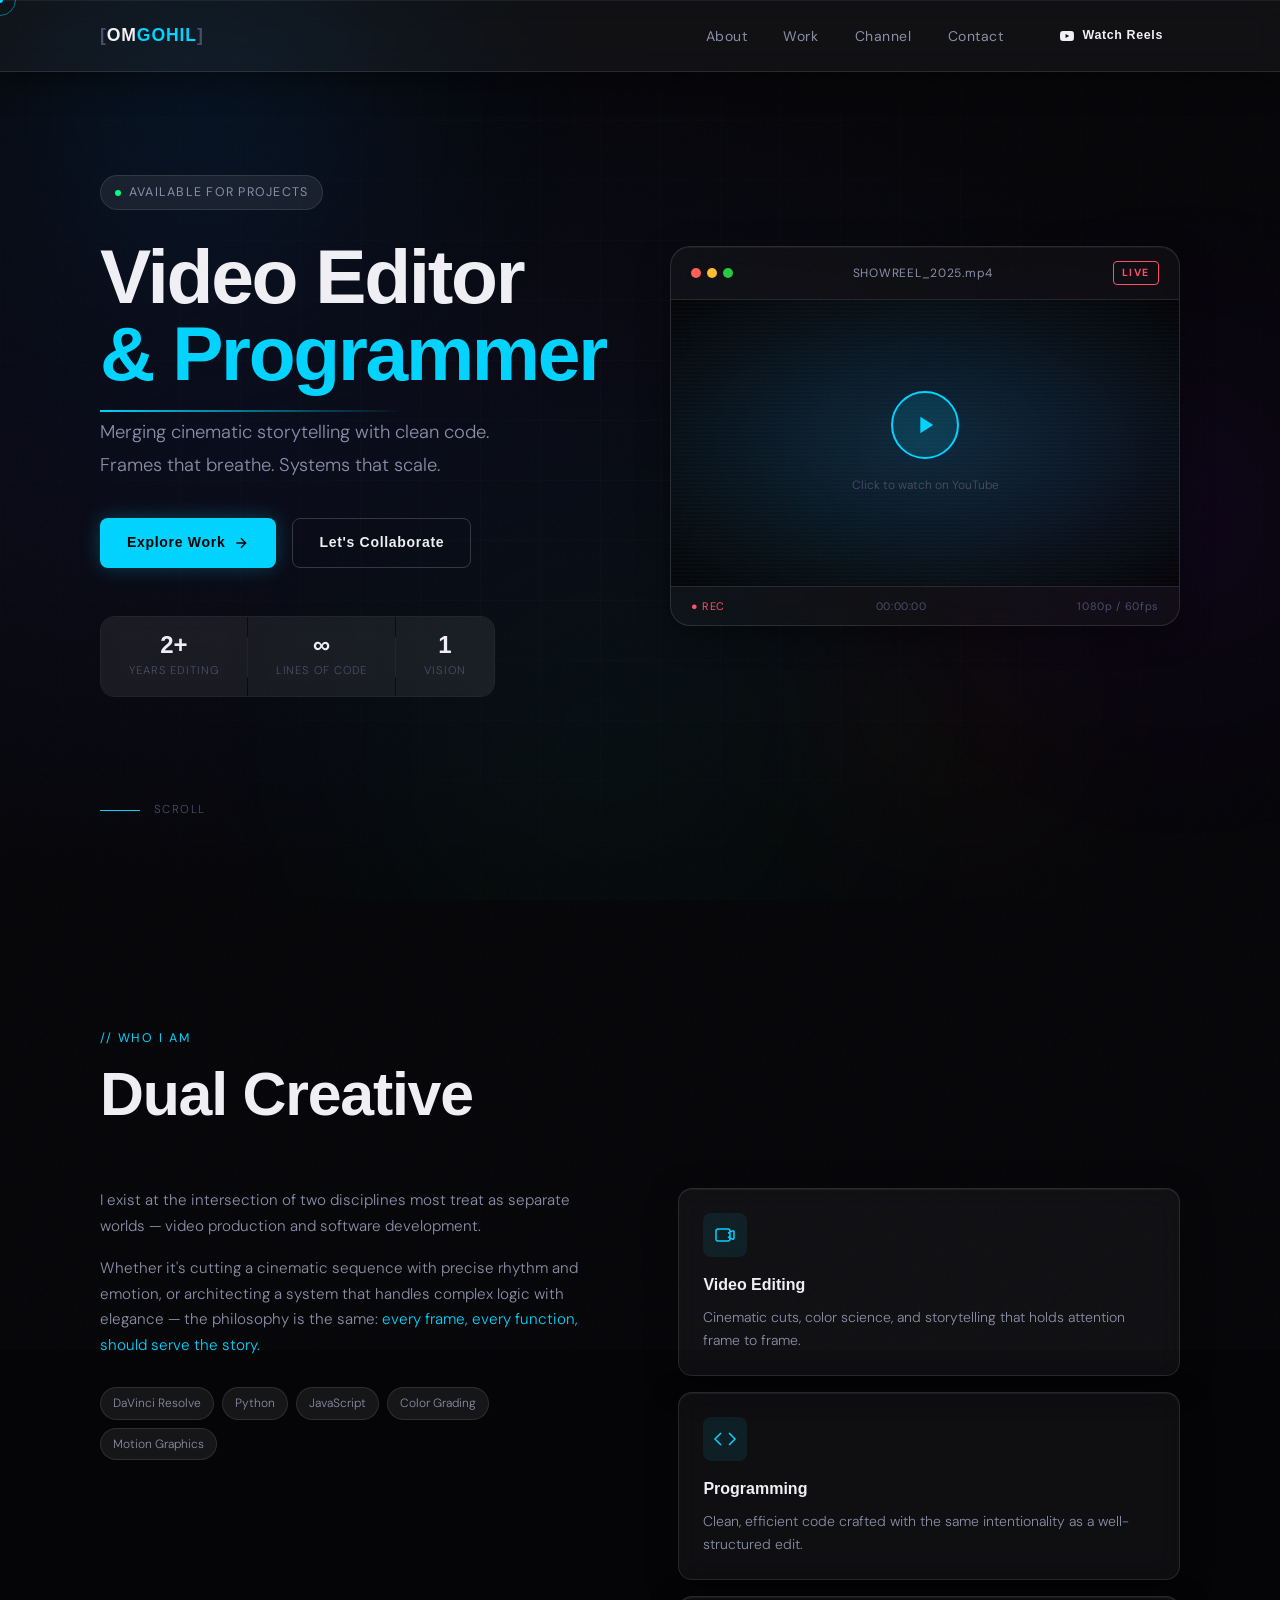
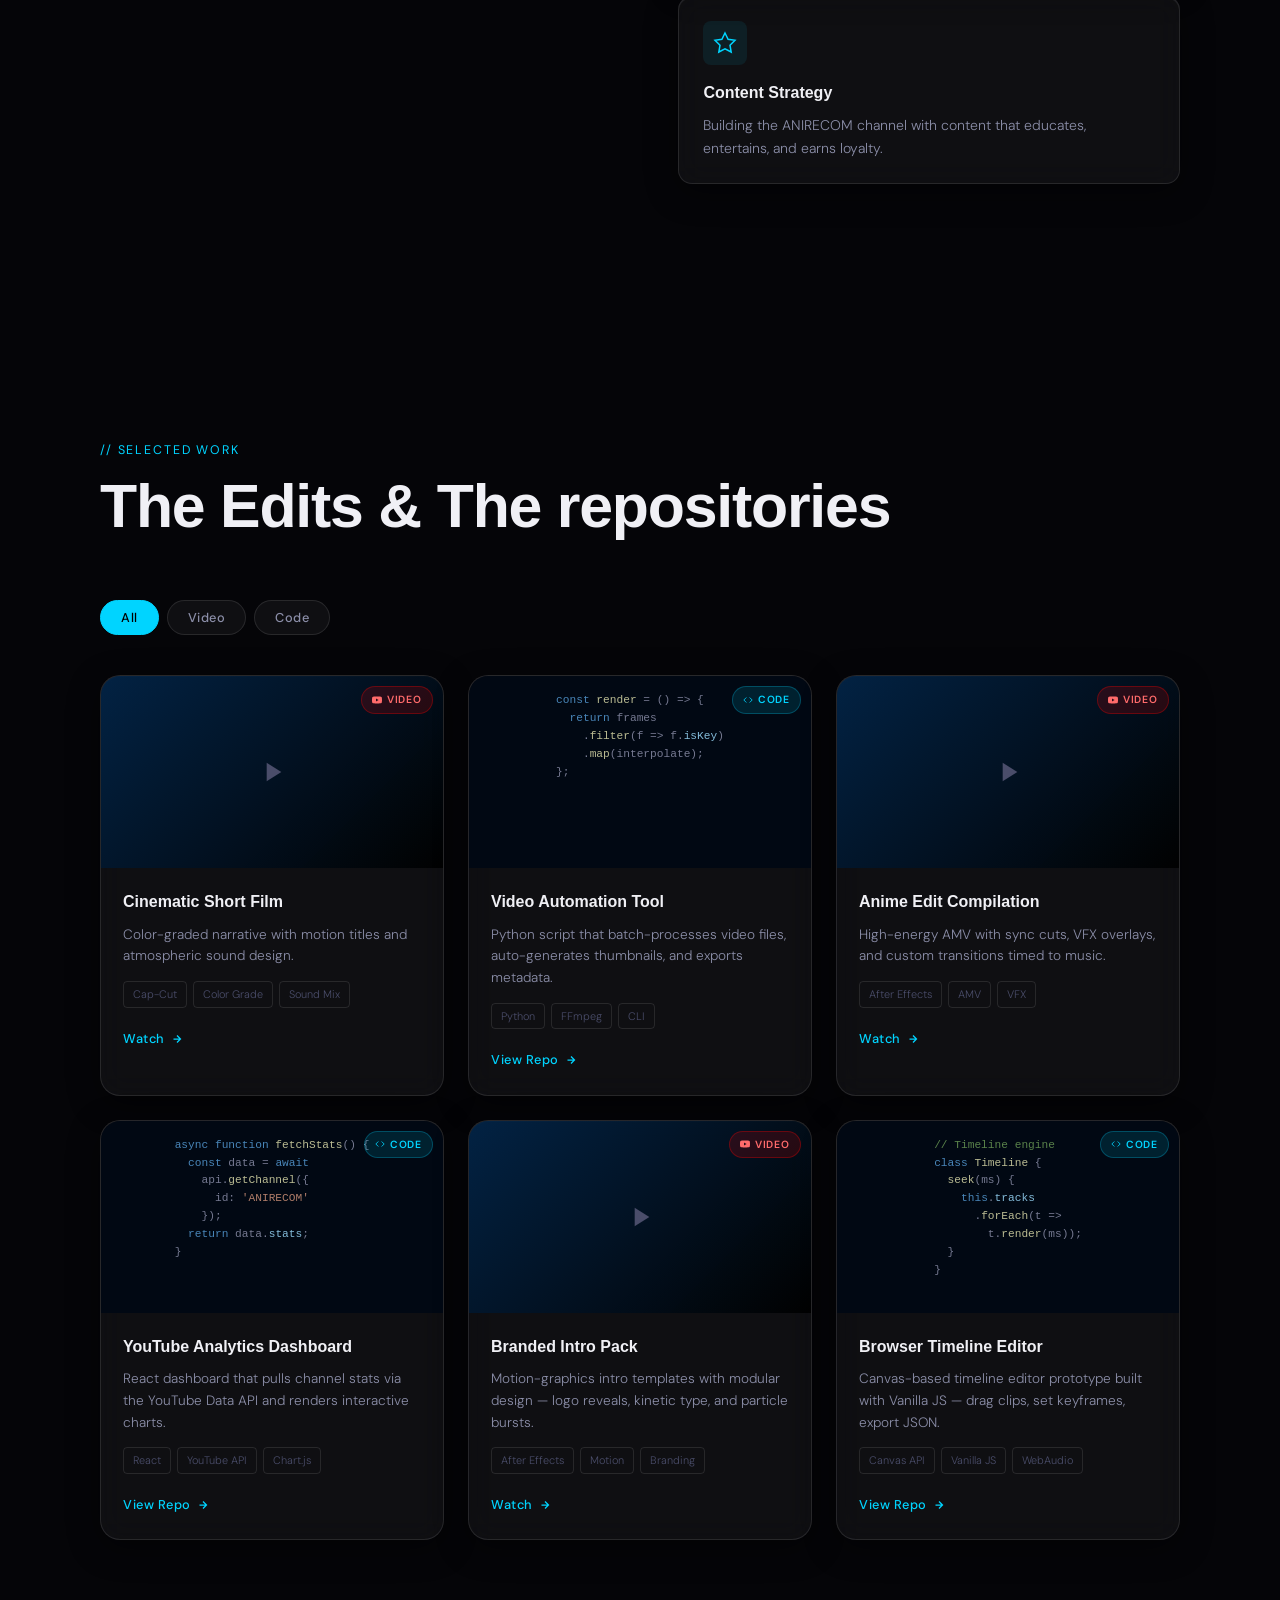
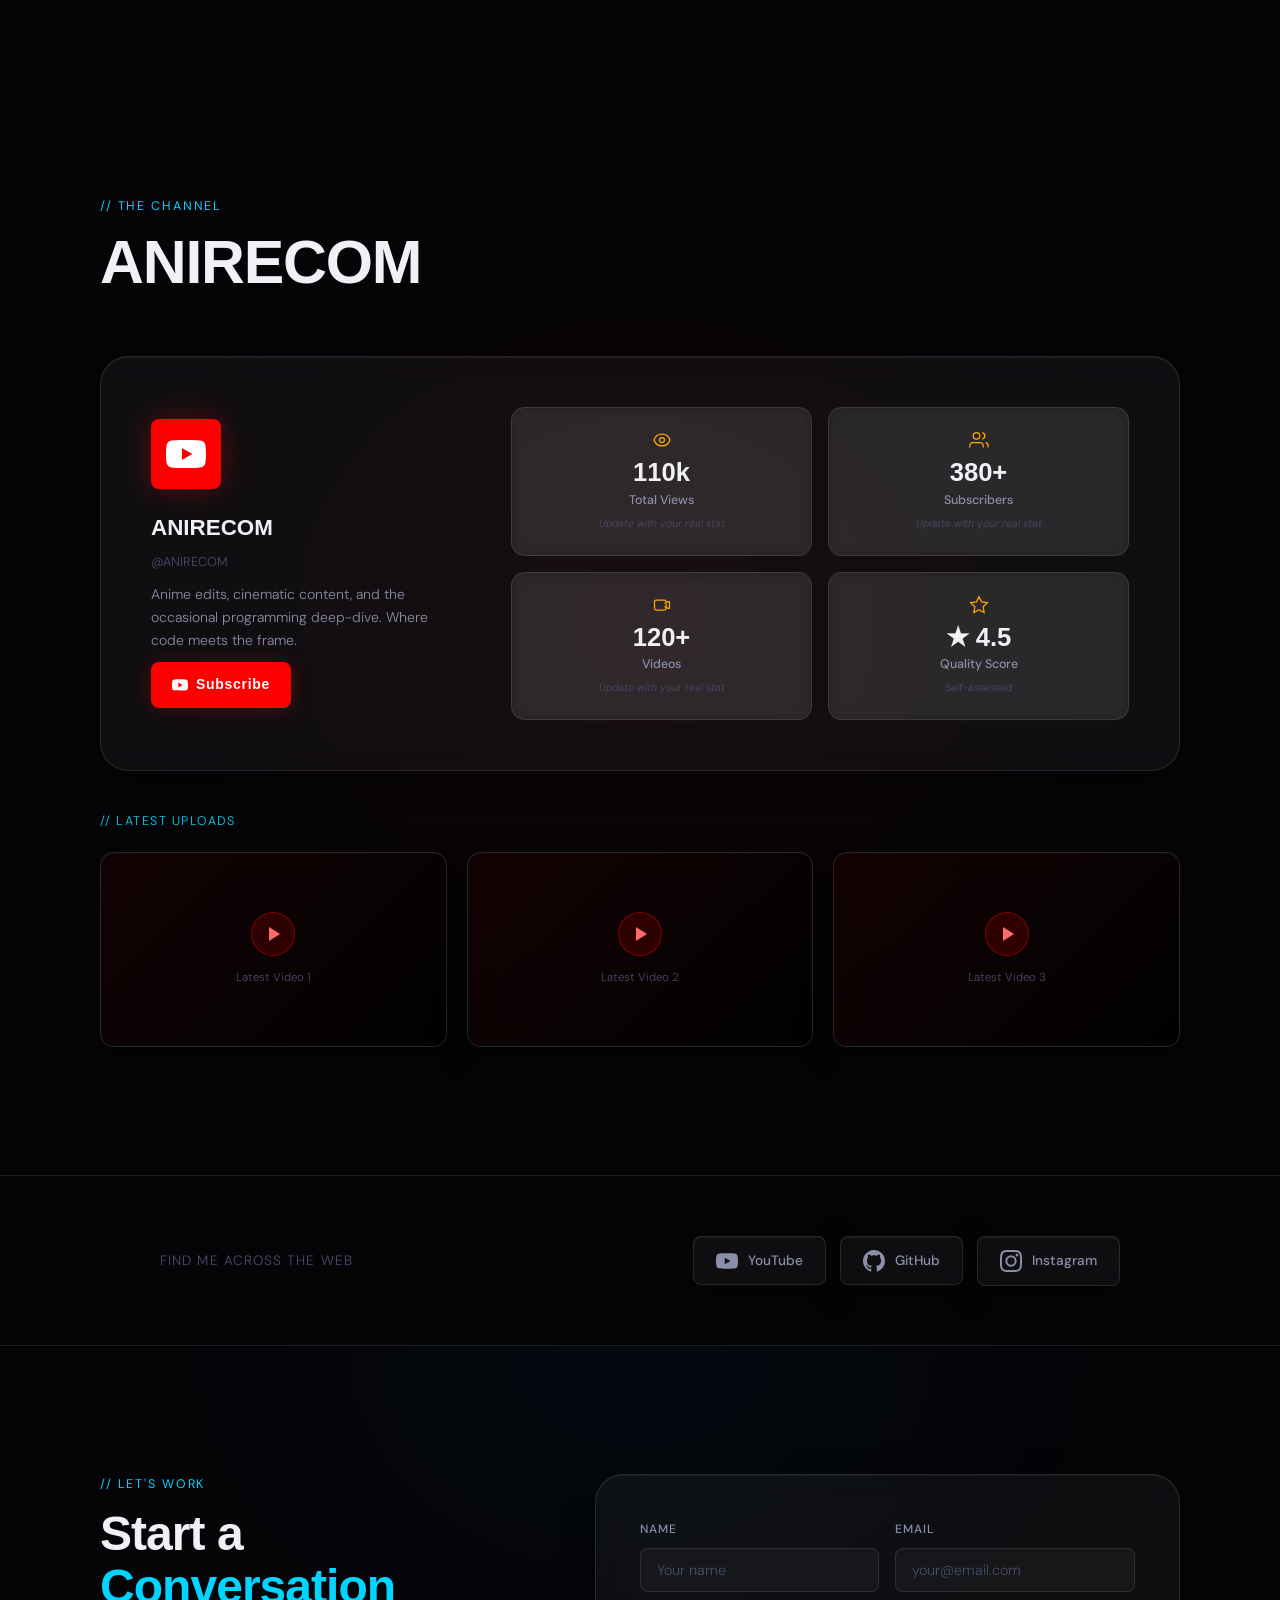
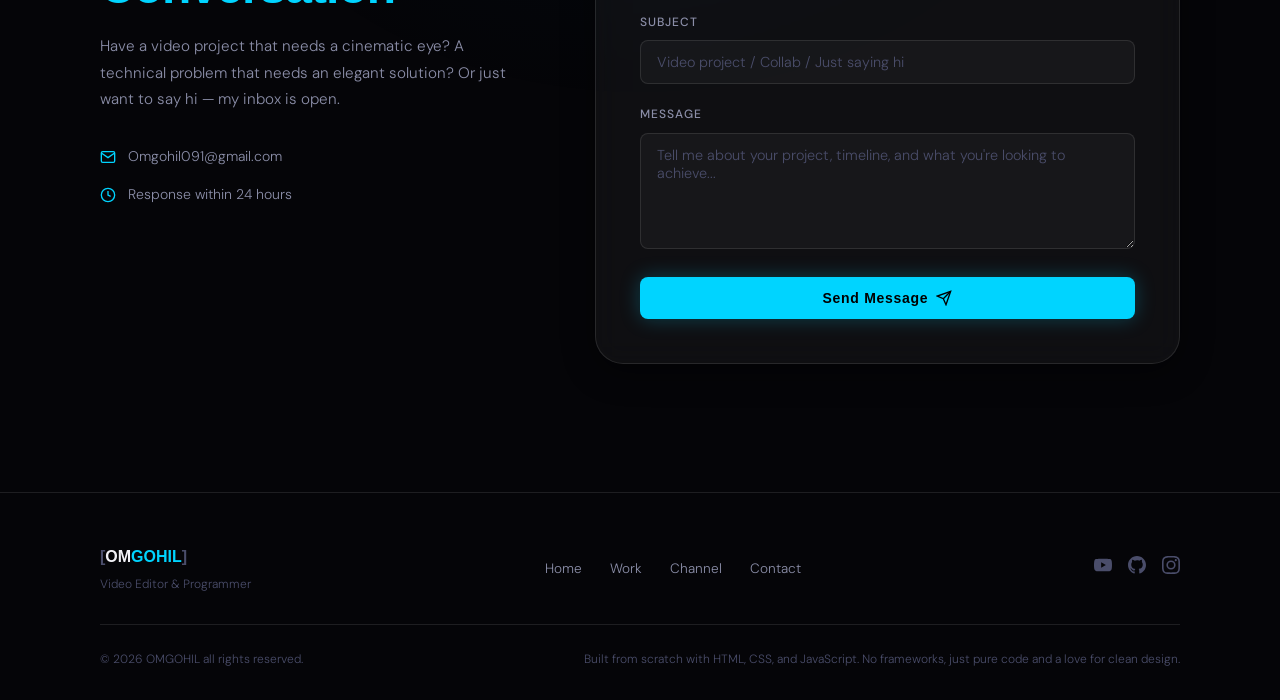
<file: Omgohil portfoliyo/index.html>
<!DOCTYPE html>
<html lang="en">
<head>
  <meta charset="UTF-8" />
  <meta name="viewport" content="width=device-width, initial-scale=1.0" />
  <title>OMGOHIL — Video Editor & Programmer</title>
  <link rel="stylesheet" href="style.css" />
  <link rel="preconnect" href="https://fonts.googleapis.com" />
  <link rel="preconnect" href="https://fonts.gstatic.com" crossorigin />
  <link href="https://fonts.googleapis.com/css2?family=Syne:wght@400;600;700;800&family=DM+Sans:ital,opsz,wght@0,9..40,300;0,9..40,400;0,9..40,500;1,9..40,300&display=swap" rel="stylesheet" />
</head>
<body>

  <!-- Film Grain Overlay -->
  <div class="grain-overlay" aria-hidden="true"></div>

  <!-- Animated Background -->
  <div class="bg-canvas" aria-hidden="true">
    <div class="orb orb-1"></div>
    <div class="orb orb-2"></div>
    <div class="orb orb-3"></div>
    <div class="orb orb-4"></div>
    <div class="grid-lines"></div>
  </div>

  <!-- Custom Cursor -->
  <div class="cursor-dot" id="cursorDot"></div>
  <div class="cursor-ring" id="cursorRing"></div>

  <!-- ═══════════════════ NAVIGATION ═══════════════════ -->
  <nav class="nav glass" id="navbar">
    <div class="nav-inner">
      <a href="#hero" class="nav-logo">
        <span class="logo-bracket">[</span>OM<span class="logo-accent">GOHIL</span><span class="logo-bracket">]</span>
      </a>
      <ul class="nav-links" id="navLinks">
        <li><a href="#about" class="nav-link">About</a></li>
        <li><a href="#projects" class="nav-link">Work</a></li>
        <li><a href="#youtube" class="nav-link">Channel</a></li>
        <li><a href="#contact" class="nav-link">Contact</a></li>
      </ul>
      <a href="https://www.youtube.com/@ANIRECOM" target="_blank" rel="noopener" class="btn btn-sm nav-cta">
        <svg width="14" height="14" viewBox="0 0 24 24" fill="currentColor"><path d="M23.498 6.186a3.016 3.016 0 0 0-2.122-2.136C19.505 3.545 12 3.545 12 3.545s-7.505 0-9.377.505A3.017 3.017 0 0 0 .502 6.186C0 8.07 0 12 0 12s0 3.93.502 5.814a3.016 3.016 0 0 0 2.122 2.136c1.871.505 9.376.505 9.376.505s7.505 0 9.377-.505a3.015 3.015 0 0 0 2.122-2.136C24 15.93 24 12 24 12s0-3.93-.502-5.814zM9.545 15.568V8.432L15.818 12l-6.273 3.568z"/></svg>
        Watch Reels
      </a>
      <button class="hamburger" id="hamburger" aria-label="Menu">
        <span></span><span></span><span></span>
      </button>
    </div>
  </nav>

  <!-- ═══════════════════ HERO ═══════════════════ -->
  <section class="hero" id="hero">
    <div class="hero-content">
      <div class="hero-tag reveal-up" data-delay="0">
        <span class="tag-dot"></span>
        Available for Projects
      </div>
      <h1 class="hero-title reveal-up" data-delay="100">
        <span class="title-line">Video Editor</span>
        <span class="title-line title-line--accent">&amp; Programmer</span>
      </h1>
      <p class="hero-sub reveal-up" data-delay="200">
        Merging cinematic storytelling with clean code.<br />
        Frames that breathe. Systems that scale.
      </p>
      <div class="hero-actions reveal-up" data-delay="300">
        <a href="#projects" class="btn btn-primary">
          <span>Explore Work</span>
          <svg width="16" height="16" viewBox="0 0 24 24" fill="none" stroke="currentColor" stroke-width="2"><path d="M5 12h14M12 5l7 7-7 7"/></svg>
        </a>
        <a href="#contact" class="btn btn-ghost">Let's Collaborate</a>
      </div>
      <div class="hero-stats reveal-up" data-delay="400">
        <div class="stat-item glass-light">
          <span class="stat-num">2+</span>
          <span class="stat-label">Years Editing</span>
        </div>
        <div class="stat-divider"></div>
        <div class="stat-item glass-light">
          <span class="stat-num">∞</span>
          <span class="stat-label">Lines of Code</span>
        </div>
        <div class="stat-divider"></div>
        <div class="stat-item glass-light">
          <span class="stat-num">1</span>
          <span class="stat-label">Vision</span>
        </div>
      </div>
    </div>

    <div class="hero-visual reveal-right" data-delay="200">
      <div class="reel-frame glass">
        <div class="reel-header">
          <div class="reel-dots">
            <span></span><span></span><span></span>
          </div>
          <span class="reel-label">SHOWREEL_2025.mp4</span>
          <div class="reel-badge">LIVE</div>
        </div>
        <div class="reel-placeholder">
          <!-- REPLACE THIS ENTIRE DIV with your YouTube embed:
               <iframe width="100%" height="100%" src="https://www.youtube.com/embed/YOUR_VIDEO_ID"
               frameborder="0" allowfullscreen></iframe>
          -->
          <div class="play-btn-wrap">
            <a href="https://www.youtube.com/@ANIRECOM" target="_blank" rel="noopener" class="play-btn" aria-label="Watch Showreel">
              <svg width="28" height="28" viewBox="0 0 24 24" fill="currentColor"><path d="M8 5v14l11-7z"/></svg>
            </a>
          </div>
          <p class="reel-hint">Click to watch on YouTube</p>
        </div>
        <div class="reel-footer">
          <span>● REC</span>
          <span>00:00:00</span>
          <span>1080p / 60fps</span>
        </div>
      </div>
    </div>

    <div class="scroll-hint" aria-hidden="true">
      <div class="scroll-line"></div>
      <span>Scroll</span>
    </div>
  </section>

  <!-- ═══════════════════ ABOUT ═══════════════════ -->
  <section class="section about-section" id="about">
    <div class="container">
      <div class="section-header reveal-up">
        <span class="section-label">// Who I Am</span>
        <h2 class="section-title">Dual Creative</h2>
      </div>
      <div class="about-grid">
        <div class="about-text reveal-up" data-delay="100">
          <p class="about-lead">I exist at the intersection of two disciplines most treat as separate worlds — video production and software development.</p>
          <p>Whether it's cutting a cinematic sequence with precise rhythm and emotion, or architecting a system that handles complex logic with elegance — the philosophy is the same: <em>every frame, every function, should serve the story.</em></p>
          <div class="skill-chips">
            <span class="chip">DaVinci Resolve</span>
            <span class="chip">Python</span>
            <span class="chip">JavaScript</span>
            <span class="chip">Color Grading</span>
            <span class="chip">Motion Graphics</span>
          </div>
        </div>
        <div class="about-cards">
          <div class="about-card glass reveal-up" data-delay="150">
            <div class="card-icon">
              <svg width="24" height="24" viewBox="0 0 24 24" fill="none" stroke="currentColor" stroke-width="1.5"><path d="M15 10l4.553-2.069A1 1 0 0121 8.82v6.36a1 1 0 01-1.447.894L15 14M3 8a2 2 0 012-2h10a2 2 0 012 2v8a2 2 0 01-2 2H5a2 2 0 01-2-2V8z"/></svg>
            </div>
            <h3>Video Editing</h3>
            <p>Cinematic cuts, color science, and storytelling that holds attention frame to frame.</p>
          </div>
          <div class="about-card glass reveal-up" data-delay="200">
            <div class="card-icon">
              <svg width="24" height="24" viewBox="0 0 24 24" fill="none" stroke="currentColor" stroke-width="1.5"><path d="M16 18l6-6-6-6M8 6l-6 6 6 6"/></svg>
            </div>
            <h3>Programming</h3>
            <p>Clean, efficient code crafted with the same intentionality as a well-structured edit.</p>
          </div>
          <div class="about-card glass reveal-up" data-delay="250">
            <div class="card-icon">
              <svg width="24" height="24" viewBox="0 0 24 24" fill="none" stroke="currentColor" stroke-width="1.5"><path d="M12 2l3.09 6.26L22 9.27l-5 4.87 1.18 6.88L12 17.77l-6.18 3.25L7 14.14 2 9.27l6.91-1.01L12 2z"/></svg>
            </div>
            <h3>Content Strategy</h3>
            <p>Building the ANIRECOM channel with content that educates, entertains, and earns loyalty.</p>
          </div>
        </div>
      </div>
    </div>
  </section>

  <!-- ═══════════════════ PROJECTS ═══════════════════ -->
  <section class="section" id="projects">
    <div class="container">
      <div class="section-header reveal-up">
        <span class="section-label">// Selected Work</span>
        <h2 class="section-title">The Edits & The repositories</h2>
      </div>

      <div class="filter-bar reveal-up" data-delay="100">
        <button class="filter-btn active" data-filter="all">All</button>
        <button class="filter-btn" data-filter="video">Video</button>
        <button class="filter-btn" data-filter="code">Code</button>
      </div>

      <div class="projects-grid" id="projectsGrid">

        <!-- VIDEO PROJECTS -->
        <article class="project-card glass reveal-up" data-category="video" data-delay="100">
          <div class="project-thumb">
            <div class="thumb-overlay">
              <!-- Replace with: <img src="thumbnail.jpg" alt="Project title"> -->
              <div class="thumb-placeholder">
                <svg width="32" height="32" viewBox="0 0 24 24" fill="currentColor"><path d="M8 5v14l11-7z"/></svg>
              </div>
            </div>
            <span class="project-type video-badge">
              <svg width="10" height="10" viewBox="0 0 24 24" fill="currentColor"><path d="M23.498 6.186a3.016 3.016 0 0 0-2.122-2.136C19.505 3.545 12 3.545 12 3.545s-7.505 0-9.377.505A3.017 3.017 0 0 0 .502 6.186C0 8.07 0 12 0 12s0 3.93.502 5.814a3.016 3.016 0 0 0 2.122 2.136c1.871.505 9.376.505 9.376.505s7.505 0 9.377-.505a3.015 3.015 0 0 0 2.122-2.136C24 15.93 24 12 24 12s0-3.93-.502-5.814zM9.545 15.568V8.432L15.818 12l-6.273 3.568z"/></svg>
              Video
            </span>
          </div>
          <div class="project-body">
            <h3 class="project-title">Cinematic Short Film</h3>
            <p class="project-desc">Color-graded narrative with motion titles and atmospheric sound design.</p>
            <div class="project-tags">
              <span>Cap-Cut</span><span>Color Grade</span><span>Sound Mix</span>
            </div>
            <a href="https://www.youtube.com/@ANIRECOM" target="_blank" rel="noopener" class="project-link">
              Watch <svg width="12" height="12" viewBox="0 0 24 24" fill="none" stroke="currentColor" stroke-width="2.5"><path d="M5 12h14M12 5l7 7-7 7"/></svg>
            </a>
          </div>
        </article>

        <article class="project-card glass reveal-up" data-category="code" data-delay="150">
          <div class="project-thumb">
            <div class="thumb-overlay code-thumb">
              <pre class="code-snippet"><code><span class="c-kw">const</span> <span class="c-fn">render</span> = () =&gt; {
  <span class="c-kw">return</span> frames
    .<span class="c-fn">filter</span>(f =&gt; f.<span class="c-prop">isKey</span>)
    .<span class="c-fn">map</span>(interpolate);
};</code></pre>
            </div>
            <span class="project-type code-badge">
              <svg width="10" height="10" viewBox="0 0 24 24" fill="none" stroke="currentColor" stroke-width="2"><path d="M16 18l6-6-6-6M8 6l-6 6 6 6"/></svg>
              Code
            </span>
          </div>
          <div class="project-body">
            <h3 class="project-title">Video Automation Tool</h3>
            <p class="project-desc">Python script that batch-processes video files, auto-generates thumbnails, and exports metadata.</p>
            <div class="project-tags">
              <span>Python</span><span>FFmpeg</span><span>CLI</span>
            </div>
            <a href="https://github.com/Omgohil2/" target="_blank" rel="noopener" class="project-link">
              View Repo <svg width="12" height="12" viewBox="0 0 24 24" fill="none" stroke="currentColor" stroke-width="2.5"><path d="M5 12h14M12 5l7 7-7 7"/></svg>
            </a>
          </div>
        </article>

        <article class="project-card glass reveal-up" data-category="video" data-delay="200">
          <div class="project-thumb">
            <div class="thumb-overlay">
              <div class="thumb-placeholder">
                <svg width="32" height="32" viewBox="0 0 24 24" fill="currentColor"><path d="M8 5v14l11-7z"/></svg>
              </div>
            </div>
            <span class="project-type video-badge">
              <svg width="10" height="10" viewBox="0 0 24 24" fill="currentColor"><path d="M23.498 6.186a3.016 3.016 0 0 0-2.122-2.136C19.505 3.545 12 3.545 12 3.545s-7.505 0-9.377.505A3.017 3.017 0 0 0 .502 6.186C0 8.07 0 12 0 12s0 3.93.502 5.814a3.016 3.016 0 0 0 2.122 2.136c1.871.505 9.376.505 9.376.505s7.505 0 9.377-.505a3.015 3.015 0 0 0 2.122-2.136C24 15.93 24 12 24 12s0-3.93-.502-5.814zM9.545 15.568V8.432L15.818 12l-6.273 3.568z"/></svg>
              Video
            </span>
          </div>
          <div class="project-body">
            <h3 class="project-title">Anime Edit Compilation</h3>
            <p class="project-desc">High-energy AMV with sync cuts, VFX overlays, and custom transitions timed to music.</p>
            <div class="project-tags">
              <span>After Effects</span><span>AMV</span><span>VFX</span>
            </div>
            <a href="https://www.youtube.com/@ANIRECOM" target="_blank" rel="noopener" class="project-link">
              Watch <svg width="12" height="12" viewBox="0 0 24 24" fill="none" stroke="currentColor" stroke-width="2.5"><path d="M5 12h14M12 5l7 7-7 7"/></svg>
            </a>
          </div>
        </article>

        <article class="project-card glass reveal-up" data-category="code" data-delay="250">
          <div class="project-thumb">
            <div class="thumb-overlay code-thumb">
              <pre class="code-snippet"><code><span class="c-kw">async function</span> <span class="c-fn">fetchStats</span>() {
  <span class="c-kw">const</span> data = <span class="c-kw">await</span>
    api.<span class="c-fn">getChannel</span>({
      id: <span class="c-str">'ANIRECOM'</span>
    });
  <span class="c-kw">return</span> data.<span class="c-prop">stats</span>;
}</code></pre>
            </div>
            <span class="project-type code-badge">
              <svg width="10" height="10" viewBox="0 0 24 24" fill="none" stroke="currentColor" stroke-width="2"><path d="M16 18l6-6-6-6M8 6l-6 6 6 6"/></svg>
              Code
            </span>
          </div>
          <div class="project-body">
            <h3 class="project-title">YouTube Analytics Dashboard</h3>
            <p class="project-desc">React dashboard that pulls channel stats via the YouTube Data API and renders interactive charts.</p>
            <div class="project-tags">
              <span>React</span><span>YouTube API</span><span>Chart.js</span>
            </div>
            <a href="https://github.com/Omgohil2/" target="_blank" rel="noopener" class="project-link">
              View Repo <svg width="12" height="12" viewBox="0 0 24 24" fill="none" stroke="currentColor" stroke-width="2.5"><path d="M5 12h14M12 5l7 7-7 7"/></svg>
            </a>
          </div>
        </article>

        <article class="project-card glass reveal-up" data-category="video" data-delay="300">
          <div class="project-thumb">
            <div class="thumb-overlay">
              <div class="thumb-placeholder">
                <svg width="32" height="32" viewBox="0 0 24 24" fill="currentColor"><path d="M8 5v14l11-7z"/></svg>
              </div>
            </div>
            <span class="project-type video-badge">
              <svg width="10" height="10" viewBox="0 0 24 24" fill="currentColor"><path d="M23.498 6.186a3.016 3.016 0 0 0-2.122-2.136C19.505 3.545 12 3.545 12 3.545s-7.505 0-9.377.505A3.017 3.017 0 0 0 .502 6.186C0 8.07 0 12 0 12s0 3.93.502 5.814a3.016 3.016 0 0 0 2.122 2.136c1.871.505 9.376.505 9.376.505s7.505 0 9.377-.505a3.015 3.015 0 0 0 2.122-2.136C24 15.93 24 12 24 12s0-3.93-.502-5.814zM9.545 15.568V8.432L15.818 12l-6.273 3.568z"/></svg>
              Video
            </span>
          </div>
          <div class="project-body">
            <h3 class="project-title">Branded Intro Pack</h3>
            <p class="project-desc">Motion-graphics intro templates with modular design — logo reveals, kinetic type, and particle bursts.</p>
            <div class="project-tags">
              <span>After Effects</span><span>Motion</span><span>Branding</span>
            </div>
            <a href="https://www.youtube.com/@ANIRECOM" target="_blank" rel="noopener" class="project-link">
              Watch <svg width="12" height="12" viewBox="0 0 24 24" fill="none" stroke="currentColor" stroke-width="2.5"><path d="M5 12h14M12 5l7 7-7 7"/></svg>
            </a>
          </div>
        </article>

        <article class="project-card glass reveal-up" data-category="code" data-delay="350">
          <div class="project-thumb">
            <div class="thumb-overlay code-thumb">
              <pre class="code-snippet"><code><span class="c-comm">// Timeline engine</span>
<span class="c-kw">class</span> <span class="c-fn">Timeline</span> {
  <span class="c-fn">seek</span>(ms) {
    <span class="c-kw">this</span>.<span class="c-prop">tracks</span>
      .<span class="c-fn">forEach</span>(t =&gt;
        t.<span class="c-fn">render</span>(ms));
  }
}</code></pre>
            </div>
            <span class="project-type code-badge">
              <svg width="10" height="10" viewBox="0 0 24 24" fill="none" stroke="currentColor" stroke-width="2"><path d="M16 18l6-6-6-6M8 6l-6 6 6 6"/></svg>
              Code
            </span>
          </div>
          <div class="project-body">
            <h3 class="project-title">Browser Timeline Editor</h3>
            <p class="project-desc">Canvas-based timeline editor prototype built with Vanilla JS — drag clips, set keyframes, export JSON.</p>
            <div class="project-tags">
              <span>Canvas API</span><span>Vanilla JS</span><span>WebAudio</span>
            </div>
            <a href="https://github.com/Omgohil2/" target="_blank" rel="noopener" class="project-link">
              View Repo <svg width="12" height="12" viewBox="0 0 24 24" fill="none" stroke="currentColor" stroke-width="2.5"><path d="M5 12h14M12 5l7 7-7 7"/></svg>
            </a>
          </div>
        </article>

      </div>
    </div>
  </section>

  <!-- ═══════════════════ YOUTUBE STATS ═══════════════════ -->
  <section class="section youtube-section" id="youtube">
    <div class="container">
      <div class="section-header reveal-up">
        <span class="section-label">// The Channel</span>
        <h2 class="section-title">ANIRECOM</h2>
      </div>

      <div class="yt-panel glass reveal-up" data-delay="100">
        <div class="yt-panel-left">
          <div class="yt-avatar">
            <svg width="40" height="40" viewBox="0 0 24 24" fill="currentColor"><path d="M23.498 6.186a3.016 3.016 0 0 0-2.122-2.136C19.505 3.545 12 3.545 12 3.545s-7.505 0-9.377.505A3.017 3.017 0 0 0 .502 6.186C0 8.07 0 12 0 12s0 3.93.502 5.814a3.016 3.016 0 0 0 2.122 2.136c1.871.505 9.376.505 9.376.505s7.505 0 9.377-.505a3.015 3.015 0 0 0 2.122-2.136C24 15.93 24 12 24 12s0-3.93-.502-5.814zM9.545 15.568V8.432L15.818 12l-6.273 3.568z"/></svg>
          </div>
          <div class="yt-channel-info">
            <h3 class="yt-name">ANIRECOM</h3>
            <p class="yt-handle">@ANIRECOM</p>
            <p class="yt-desc">Anime edits, cinematic content, and the occasional programming deep-dive. Where code meets the frame.</p>
            <a href="https://www.youtube.com/@ANIRECOM" target="_blank" rel="noopener" class="btn btn-yt">
              <svg width="16" height="16" viewBox="0 0 24 24" fill="currentColor"><path d="M23.498 6.186a3.016 3.016 0 0 0-2.122-2.136C19.505 3.545 12 3.545 12 3.545s-7.505 0-9.377.505A3.017 3.017 0 0 0 .502 6.186C0 8.07 0 12 0 12s0 3.93.502 5.814a3.016 3.016 0 0 0 2.122 2.136c1.871.505 9.376.505 9.376.505s7.505 0 9.377-.505a3.015 3.015 0 0 0 2.122-2.136C24 15.93 24 12 24 12s0-3.93-.502-5.814zM9.545 15.568V8.432L15.818 12l-6.273 3.568z"/></svg>
              Subscribe
            </a>
          </div>
        </div>

        <div class="yt-stats-grid">
          <div class="yt-stat glass-light reveal-up" data-delay="150">
            <div class="yt-stat-icon">
              <svg width="20" height="20" viewBox="0 0 24 24" fill="none" stroke="currentColor" stroke-width="1.5"><path d="M15 12a3 3 0 11-6 0 3 3 0 016 0z"/><path d="M2.458 12C3.732 7.943 7.523 5 12 5c4.478 0 8.268 2.943 9.542 7-1.274 4.057-5.064 7-9.542 7-4.477 0-8.268-2.943-9.542-7z"/></svg>
            </div>
            <span class="yt-stat-num" data-target="0">110k</span>
            <span class="yt-stat-label">Total Views</span>
            <span class="yt-stat-note">Update with your real stat</span>
          </div>
          <div class="yt-stat glass-light reveal-up" data-delay="200">
            <div class="yt-stat-icon">
              <svg width="20" height="20" viewBox="0 0 24 24" fill="none" stroke="currentColor" stroke-width="1.5"><path d="M17 21v-2a4 4 0 00-4-4H5a4 4 0 00-4 4v2"/><circle cx="9" cy="7" r="4"/><path d="M23 21v-2a4 4 0 00-3-3.87M16 3.13a4 4 0 010 7.75"/></svg>
            </div>
            <span class="yt-stat-num" data-target="0">380+</span>
            <span class="yt-stat-label">Subscribers</span>
            <span class="yt-stat-note">Update with your real stat</span>
          </div>
          <div class="yt-stat glass-light reveal-up" data-delay="250">
            <div class="yt-stat-icon">
              <svg width="20" height="20" viewBox="0 0 24 24" fill="none" stroke="currentColor" stroke-width="1.5"><path d="M15 10l4.553-2.069A1 1 0 0121 8.82v6.36a1 1 0 01-1.447.894L15 14M3 8a2 2 0 012-2h10a2 2 0 012 2v8a2 2 0 01-2 2H5a2 2 0 01-2-2V8z"/></svg>
            </div>
            <span class="yt-stat-num">120+</span>
            <span class="yt-stat-label">Videos</span>
            <span class="yt-stat-note">Update with your real stat</span>
          </div>
          <div class="yt-stat glass-light reveal-up" data-delay="300">
            <div class="yt-stat-icon">
              <svg width="20" height="20" viewBox="0 0 24 24" fill="none" stroke="currentColor" stroke-width="1.5"><path d="M12 2l3.09 6.26L22 9.27l-5 4.87 1.18 6.88L12 17.77l-6.18 3.25L7 14.14 2 9.27l6.91-1.01L12 2z"/></svg>
            </div>
            <span class="yt-stat-num">★ 4.5</span>
            <span class="yt-stat-label">Quality Score</span>
            <span class="yt-stat-note">Self-assessed</span>
          </div>
        </div>
      </div>

      <!-- Latest Videos Row -->
      <div class="latest-videos-label reveal-up" data-delay="350">
        <span>// Latest Uploads</span>
      </div>
      <div class="latest-videos reveal-up" data-delay="400">
        <div class="video-thumb glass">
          <!-- Replace with: <iframe src="https://www.youtube.com/embed/VIDEO_ID" ...></iframe> -->
          <div class="video-placeholder">
            <a href="https://www.youtube.com/@ANIRECOM" target="_blank" rel="noopener" aria-label="Latest video 1">
              <svg width="24" height="24" viewBox="0 0 24 24" fill="currentColor"><path d="M8 5v14l11-7z"/></svg>
            </a>
            <span>Latest Video 1</span>
          </div>
        </div>
        <div class="video-thumb glass">
          <div class="video-placeholder">
            <a href="https://www.youtube.com/@ANIRECOM" target="_blank" rel="noopener" aria-label="Latest video 2">
              <svg width="24" height="24" viewBox="0 0 24 24" fill="currentColor"><path d="M8 5v14l11-7z"/></svg>
            </a>
            <span>Latest Video 2</span>
          </div>
        </div>
        <div class="video-thumb glass">
          <div class="video-placeholder">
            <a href="https://www.youtube.com/@ANIRECOM" target="_blank" rel="noopener" aria-label="Latest video 3">
              <svg width="24" height="24" viewBox="0 0 24 24" fill="currentColor"><path d="M8 5v14l11-7z"/></svg>
            </a>
            <span>Latest Video 3</span>
          </div>
        </div>
      </div>
    </div>
  </section>

  <!-- ═══════════════════ SOCIAL LINKS ═══════════════════ -->
  <section class="social-strip reveal-up">
    <div class="container">
      <div class="social-inner">
        <span class="social-heading">Find me across the web</span>
        <div class="social-links">
          <a href="https://www.youtube.com/@ANIRECOM" target="_blank" rel="noopener" class="social-btn glass" aria-label="YouTube">
            <svg width="22" height="22" viewBox="0 0 24 24" fill="currentColor"><path d="M23.498 6.186a3.016 3.016 0 0 0-2.122-2.136C19.505 3.545 12 3.545 12 3.545s-7.505 0-9.377.505A3.017 3.017 0 0 0 .502 6.186C0 8.07 0 12 0 12s0 3.93.502 5.814a3.016 3.016 0 0 0 2.122 2.136c1.871.505 9.376.505 9.376.505s7.505 0 9.377-.505a3.015 3.015 0 0 0 2.122-2.136C24 15.93 24 12 24 12s0-3.93-.502-5.814zM9.545 15.568V8.432L15.818 12l-6.273 3.568z"/></svg>
            <span>YouTube</span>
          </a>
          <a href="https://github.com/Omgohil2/" target="_blank" rel="noopener" class="social-btn glass" aria-label="GitHub">
            <svg width="22" height="22" viewBox="0 0 24 24" fill="currentColor"><path d="M12 0C5.374 0 0 5.373 0 12c0 5.302 3.438 9.8 8.207 11.387.599.111.793-.261.793-.577v-2.234c-3.338.726-4.033-1.416-4.033-1.416-.546-1.387-1.333-1.756-1.333-1.756-1.089-.745.083-.729.083-.729 1.205.084 1.839 1.237 1.839 1.237 1.07 1.834 2.807 1.304 3.492.997.107-.775.418-1.305.762-1.604-2.665-.305-5.467-1.334-5.467-5.931 0-1.311.469-2.381 1.236-3.221-.124-.303-.535-1.524.117-3.176 0 0 1.008-.322 3.301 1.23A11.509 11.509 0 0 1 12 5.803c1.02.005 2.047.138 3.006.404 2.291-1.552 3.297-1.23 3.297-1.23.653 1.653.242 2.874.118 3.176.77.84 1.235 1.911 1.235 3.221 0 4.609-2.807 5.624-5.479 5.921.43.372.823 1.102.823 2.222v3.293c0 .319.192.694.801.576C20.566 21.797 24 17.3 24 12c0-6.627-5.373-12-12-12z"/></svg>
            <span>GitHub</span>
          </a>
          <a href="https://www.instagram.com/ani_recom" target="_blank" rel="noopener" class="social-btn glass" aria-label="Instagram">
            <svg width="22" height="22" viewBox="0 0 24 24" fill="currentColor"><path d="M12 2.163c3.204 0 3.584.012 4.85.07 3.252.148 4.771 1.691 4.919 4.919.058 1.265.069 1.645.069 4.849 0 3.205-.012 3.584-.069 4.849-.149 3.225-1.664 4.771-4.919 4.919-1.266.058-1.644.07-4.85.07-3.204 0-3.584-.012-4.849-.07-3.26-.149-4.771-1.699-4.919-4.92-.058-1.265-.07-1.644-.07-4.849 0-3.204.013-3.583.07-4.849.149-3.227 1.664-4.771 4.919-4.919 1.266-.057 1.645-.069 4.849-.069zM12 0C8.741 0 8.333.014 7.053.072 2.695.272.273 2.69.073 7.052.014 8.333 0 8.741 0 12c0 3.259.014 3.668.072 4.948.2 4.358 2.618 6.78 6.98 6.98C8.333 23.986 8.741 24 12 24c3.259 0 3.668-.014 4.948-.072 4.354-.2 6.782-2.618 6.979-6.98.059-1.28.073-1.689.073-4.948 0-3.259-.014-3.667-.072-4.947-.196-4.354-2.617-6.78-6.979-6.98C15.668.014 15.259 0 12 0zm0 5.838a6.162 6.162 0 1 0 0 12.324 6.162 6.162 0 0 0 0-12.324zM12 16a4 4 0 1 1 0-8 4 4 0 0 1 0 8zm6.406-11.845a1.44 1.44 0 1 0 0 2.881 1.44 1.44 0 0 0 0-2.881z"/></svg>
            <span>Instagram</span>
          </a>
        </div>
      </div>
    </div>
  </section>

  <!-- ═══════════════════ CONTACT ═══════════════════ -->
  <section class="section contact-section" id="contact">
    <div class="container">
      <div class="contact-grid">
        <div class="contact-left reveal-up">
          <span class="section-label">// Let's Work</span>
          <h2 class="section-title">Start a<br /><em>Conversation</em></h2>
          <p class="contact-sub">Have a video project that needs a cinematic eye? A technical problem that needs an elegant solution? Or just want to say hi — my inbox is open.</p>
          <div class="contact-info">
            <div class="contact-row">
              <svg width="16" height="16" viewBox="0 0 24 24" fill="none" stroke="currentColor" stroke-width="2"><path d="M4 4h16c1.1 0 2 .9 2 2v12c0 1.1-.9 2-2 2H4c-1.1 0-2-.9-2-2V6c0-1.1.9-2 2-2z"/><polyline points="22,6 12,13 2,6"/></svg>
              <span>Omgohil091@gmail.com</span>
            </div>
            <div class="contact-row">
              <svg width="16" height="16" viewBox="0 0 24 24" fill="none" stroke="currentColor" stroke-width="2"><circle cx="12" cy="12" r="10"/><polyline points="12 6 12 12 16 14"/></svg>
              <span>Response within 24 hours</span>
            </div>
          </div>
        </div>

        <div class="contact-form-wrap reveal-up" data-delay="150">
          <form class="contact-form glass" id="contactForm" novalidate>
            <div class="form-row">
              <div class="form-group">
                <label for="name">Name</label>
                <input type="text" id="name" name="name" placeholder="Your name" required />
              </div>
              <div class="form-group">
                <label for="email">Email</label>
                <input type="email" id="email" name="email" placeholder="your@email.com" required />
              </div>
            </div>
            <div class="form-group">
              <label for="subject">Subject</label>
              <input type="text" id="subject" name="subject" placeholder="Video project / Collab / Just saying hi" />
            </div>
            <div class="form-group">
              <label for="message">Message</label>
              <textarea id="message" name="message" rows="5" placeholder="Tell me about your project, timeline, and what you're looking to achieve..." required></textarea>
            </div>
            <button type="submit" class="btn btn-primary btn-full">
              <span>Send Message</span>
              <svg width="16" height="16" viewBox="0 0 24 24" fill="none" stroke="currentColor" stroke-width="2"><line x1="22" y1="2" x2="11" y2="13"/><polygon points="22 2 15 22 11 13 2 9 22 2"/></svg>
            </button>
            <div class="form-success" id="formSuccess" aria-live="polite">
              <svg width="20" height="20" viewBox="0 0 24 24" fill="none" stroke="currentColor" stroke-width="2"><polyline points="20 6 9 17 4 12"/></svg>
              Message sent! I'll be in touch soon.
            </div>
          </form>
        </div>
      </div>
    </div>
  </section>

  <!-- ═══════════════════ FOOTER ═══════════════════ -->
  <footer class="footer">
    <div class="container">
      <div class="footer-inner">
        <div class="footer-brand">
          <span class="logo-bracket">[</span>OM<span class="logo-accent">GOHIL</span><span class="logo-bracket">]</span>
          <p>Video Editor & Programmer</p>
        </div>
        <div class="footer-links">
          <a href="#hero">Home</a>
          <a href="#projects">Work</a>
          <a href="#youtube">Channel</a>
          <a href="#contact">Contact</a>
        </div>
        <div class="footer-socials">
          <a href="https://www.youtube.com/@ANIRECOM" target="_blank" rel="noopener" aria-label="YouTube">
            <svg width="18" height="18" viewBox="0 0 24 24" fill="currentColor"><path d="M23.498 6.186a3.016 3.016 0 0 0-2.122-2.136C19.505 3.545 12 3.545 12 3.545s-7.505 0-9.377.505A3.017 3.017 0 0 0 .502 6.186C0 8.07 0 12 0 12s0 3.93.502 5.814a3.016 3.016 0 0 0 2.122 2.136c1.871.505 9.376.505 9.376.505s7.505 0 9.377-.505a3.015 3.015 0 0 0 2.122-2.136C24 15.93 24 12 24 12s0-3.93-.502-5.814zM9.545 15.568V8.432L15.818 12l-6.273 3.568z"/></svg>
          </a>
          <a href="https://github.com/Omgohil2/" target="_blank" rel="noopener" aria-label="GitHub">
            <svg width="18" height="18" viewBox="0 0 24 24" fill="currentColor"><path d="M12 0C5.374 0 0 5.373 0 12c0 5.302 3.438 9.8 8.207 11.387.599.111.793-.261.793-.577v-2.234c-3.338.726-4.033-1.416-4.033-1.416-.546-1.387-1.333-1.756-1.333-1.756-1.089-.745.083-.729.083-.729 1.205.084 1.839 1.237 1.839 1.237 1.07 1.834 2.807 1.304 3.492.997.107-.775.418-1.305.762-1.604-2.665-.305-5.467-1.334-5.467-5.931 0-1.311.469-2.381 1.236-3.221-.124-.303-.535-1.524.117-3.176 0 0 1.008-.322 3.301 1.23A11.509 11.509 0 0 1 12 5.803c1.02.005 2.047.138 3.006.404 2.291-1.552 3.297-1.23 3.297-1.23.653 1.653.242 2.874.118 3.176.77.84 1.235 1.911 1.235 3.221 0 4.609-2.807 5.624-5.479 5.921.43.372.823 1.102.823 2.222v3.293c0 .319.192.694.801.576C20.566 21.797 24 17.3 24 12c0-6.627-5.373-12-12-12z"/></svg>
          </a>
          <a href="https://www.instagram.com/ani_recom" target="_blank" rel="noopener" aria-label="Instagram">
            <svg width="18" height="18" viewBox="0 0 24 24" fill="currentColor"><path d="M12 2.163c3.204 0 3.584.012 4.85.07 3.252.148 4.771 1.691 4.919 4.919.058 1.265.069 1.645.069 4.849 0 3.205-.012 3.584-.069 4.849-.149 3.225-1.664 4.771-4.919 4.919-1.266.058-1.644.07-4.85.07-3.204 0-3.584-.012-4.849-.07-3.26-.149-4.771-1.699-4.919-4.92-.058-1.265-.07-1.644-.07-4.849 0-3.204.013-3.583.07-4.849.149-3.227 1.664-4.771 4.919-4.919 1.266-.057 1.645-.069 4.849-.069zM12 0C8.741 0 8.333.014 7.053.072 2.695.272.273 2.69.073 7.052.014 8.333 0 8.741 0 12c0 3.259.014 3.668.072 4.948.2 4.358 2.618 6.78 6.98 6.98C8.333 23.986 8.741 24 12 24c3.259 0 3.668-.014 4.948-.072 4.354-.2 6.782-2.618 6.979-6.98.059-1.28.073-1.689.073-4.948 0-3.259-.014-3.667-.072-4.947-.196-4.354-2.617-6.78-6.979-6.98C15.668.014 15.259 0 12 0zm0 5.838a6.162 6.162 0 1 0 0 12.324 6.162 6.162 0 0 0 0-12.324zM12 16a4 4 0 1 1 0-8 4 4 0 0 1 0 8zm6.406-11.845a1.44 1.44 0 1 0 0 2.881 1.44 1.44 0 0 0 0-2.881z"/></svg>
          </a>
        </div>
      </div>
      <div class="footer-bottom">
        <p>&copy; 2026 OMGOHIL all rights reserved.</p>
        <p class="dev-note">Built from scratch with HTML, CSS, and JavaScript. No frameworks, just pure code and a love for clean design.</p>
      </div>
    </div>
  </footer>

  <script src="script.js"></script>
</body>
</html>
</file>
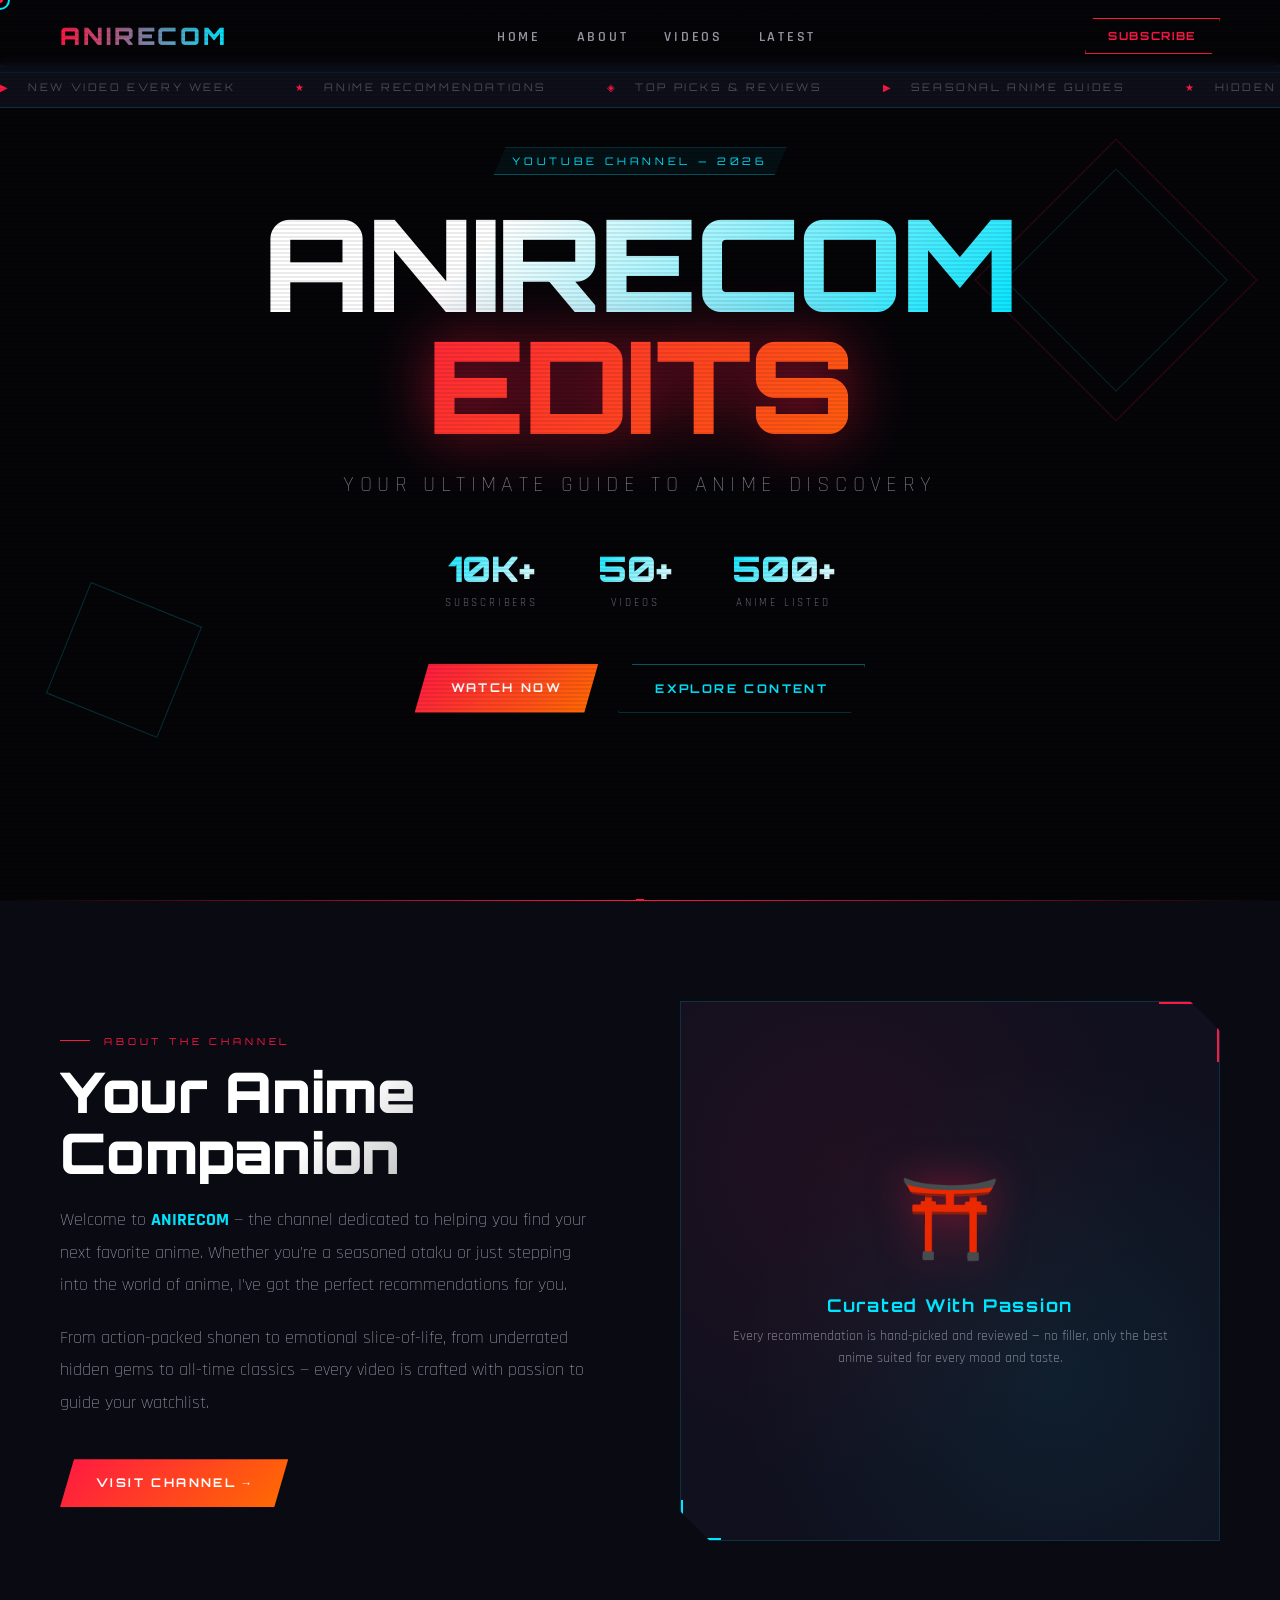
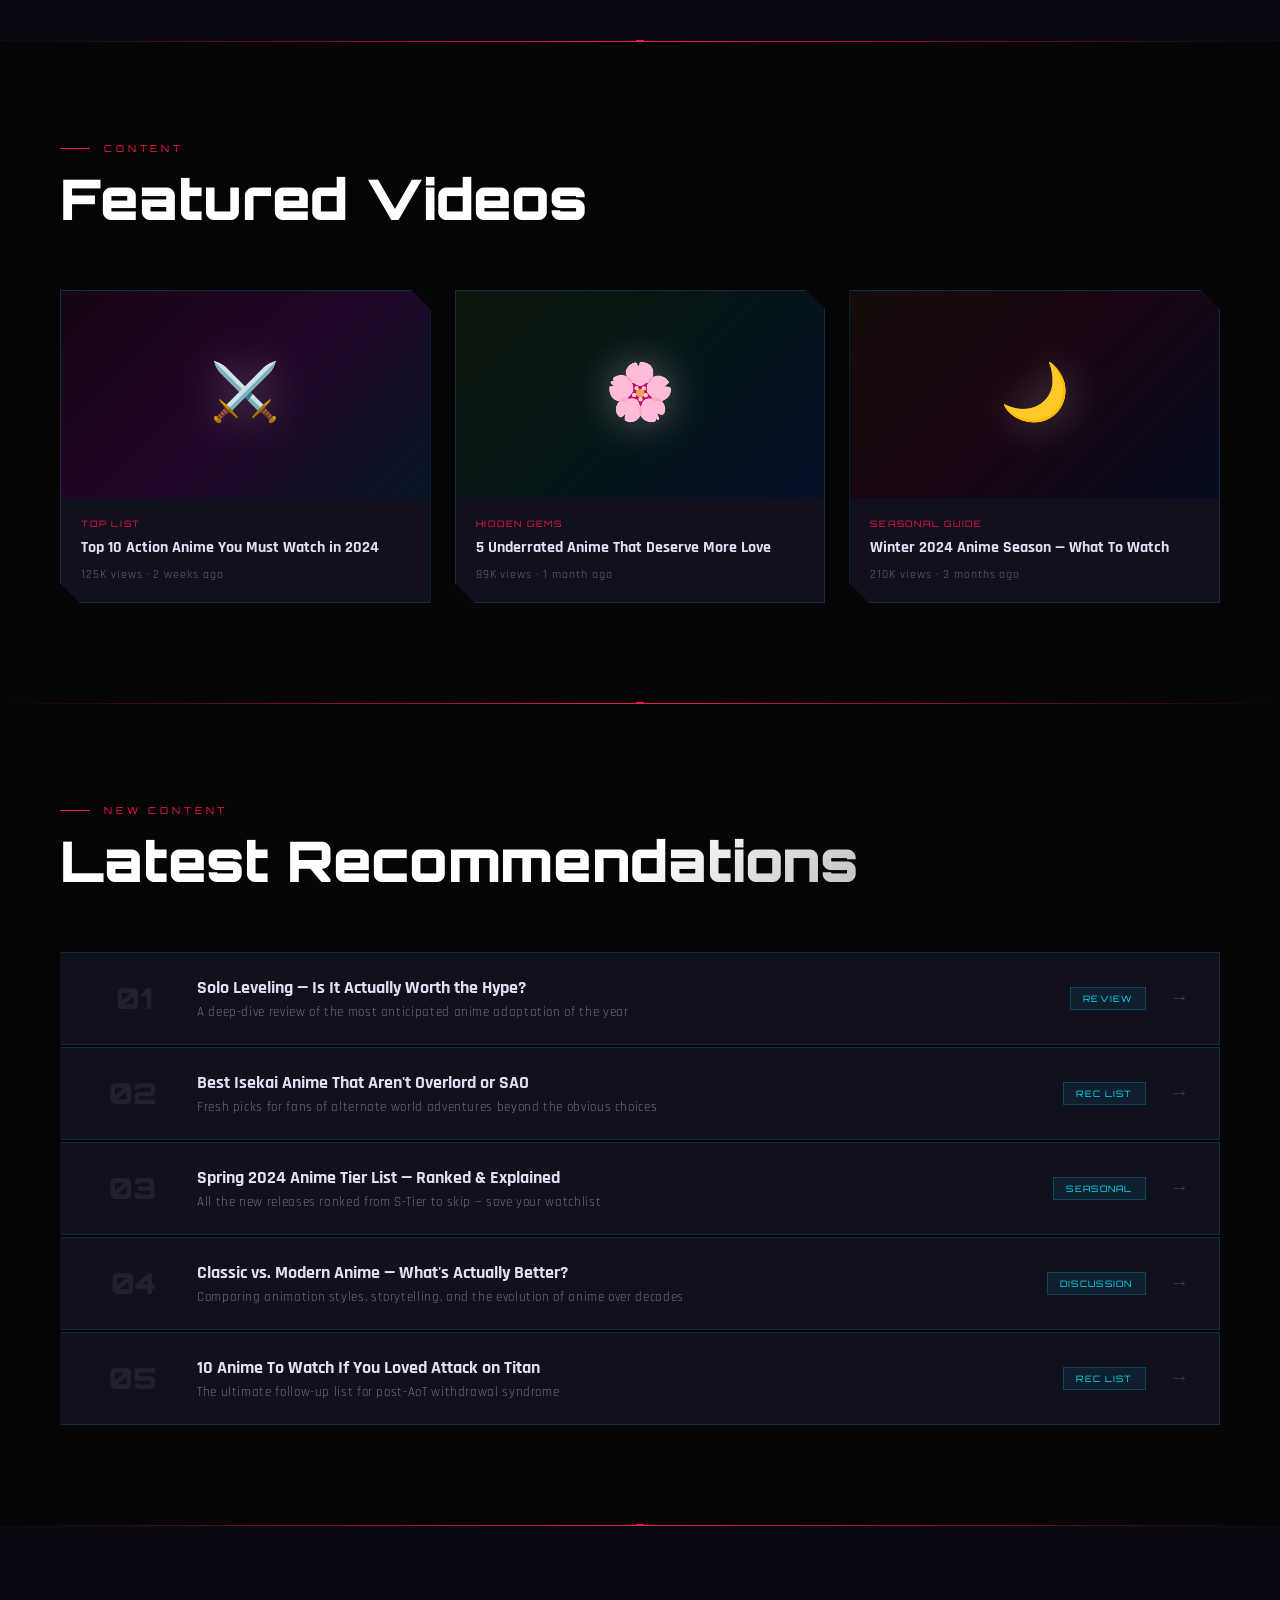
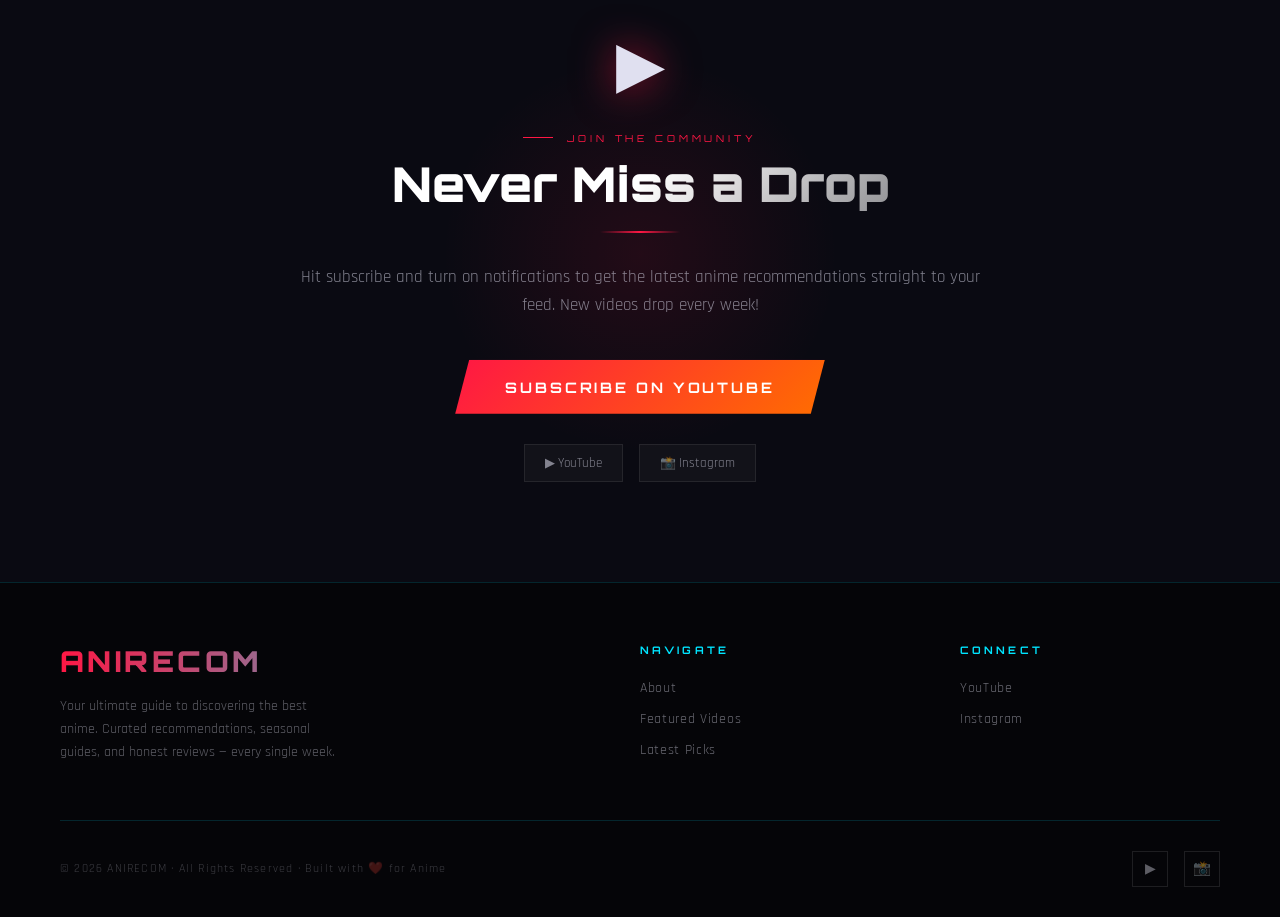
<file: claude code/anirecom cyberpunk.html>
<!DOCTYPE html>
<html lang="en">
<head>
<meta charset="UTF-8">
<meta name="viewport" content="width=device-width, initial-scale=1.0">
<title>ANIRECOM — Anime Recommendations</title>
<link href="https://fonts.googleapis.com/css2?family=Orbitron:wght@400;700;900&family=Rajdhani:wght@300;400;600;700&family=Noto+Sans+JP:wght@300;400;700&display=swap" rel="stylesheet">
<style>
  :root {
    --red: #ff1744;
    --red2: #ff6d00;
    --cyan: #00e5ff;
    --dark: #050508;
    --dark2: #0a0a12;
    --dark3: #0f0f1a;
    --card: #10101e;
    --border: rgba(0,229,255,0.15);
    --glow-r: 0 0 40px rgba(255,23,68,0.5);
    --glow-c: 0 0 40px rgba(0,229,255,0.5);
  }

  *, *::before, *::after { box-sizing: border-box; margin: 0; padding: 0; }

  html { scroll-behavior: smooth; }

  body {
    background: var(--dark);
    color: #e0e0f0;
    font-family: 'Rajdhani', sans-serif;
    overflow-x: hidden;
    cursor: none;
  }

  /* CUSTOM CURSOR */
  #cursor {
    position: fixed; top: 0; left: 0; width: 20px; height: 20px;
    border: 2px solid var(--cyan);
    border-radius: 50%;
    pointer-events: none;
    z-index: 9999;
    transition: transform 0.1s, border-color 0.2s, width 0.2s, height 0.2s;
    transform: translate(-50%, -50%);
  }
  #cursor-dot {
    position: fixed; top: 0; left: 0; width: 6px; height: 6px;
    background: var(--red);
    border-radius: 50%;
    pointer-events: none;
    z-index: 9999;
    transform: translate(-50%, -50%);
    transition: transform 0.05s;
  }
  body:hover #cursor { border-color: var(--cyan); }
  a:hover ~ #cursor, button:hover ~ #cursor { transform: translate(-50%,-50%) scale(2); border-color: var(--red); }

  /* SCANLINE OVERLAY */
  body::after {
    content: '';
    position: fixed; inset: 0;
    background: repeating-linear-gradient(
      0deg,
      transparent,
      transparent 2px,
      rgba(0,0,0,0.08) 2px,
      rgba(0,0,0,0.08) 4px
    );
    pointer-events: none;
    z-index: 1000;
  }

  /* NAV */
  nav {
    position: fixed; top: 0; left: 0; right: 0; z-index: 500;
    display: flex; align-items: center; justify-content: space-between;
    padding: 18px 60px;
    background: linear-gradient(180deg, rgba(5,5,8,0.95) 0%, transparent 100%);
    backdrop-filter: blur(4px);
    border-bottom: 1px solid var(--border);
  }
  .nav-logo {
    font-family: 'Orbitron', monospace;
    font-weight: 900;
    font-size: 1.5rem;
    letter-spacing: 0.12em;
    background: linear-gradient(90deg, var(--red), var(--cyan));
    background-clip: text;
    -webkit-background-clip: text;
    -webkit-text-fill-color: transparent;
    text-decoration: none;
  }
  .nav-links { display: flex; gap: 36px; list-style: none; }
  .nav-links a {
    font-family: 'Rajdhani', sans-serif;
    font-weight: 600;
    font-size: 0.85rem;
    letter-spacing: 0.2em;
    text-transform: uppercase;
    color: rgba(224,224,240,0.7);
    text-decoration: none;
    transition: color 0.2s;
    position: relative;
  }
  .nav-links a::after {
    content: '';
    position: absolute; bottom: -4px; left: 0; right: 0;
    height: 1px;
    background: var(--cyan);
    transform: scaleX(0);
    transition: transform 0.3s;
  }
  .nav-links a:hover { color: var(--cyan); }
  .nav-links a:hover::after { transform: scaleX(1); }
  .nav-cta {
    background: transparent;
    border: 1px solid var(--red);
    color: var(--red);
    font-family: 'Orbitron', monospace;
    font-size: 0.7rem;
    font-weight: 700;
    letter-spacing: 0.15em;
    text-transform: uppercase;
    padding: 10px 22px;
    cursor: pointer;
    transition: all 0.3s;
    text-decoration: none;
    clip-path: polygon(8px 0%, 100% 0%, calc(100% - 8px) 100%, 0% 100%);
  }
  .nav-cta:hover {
    background: var(--red);
    color: #fff;
    box-shadow: var(--glow-r);
  }

  /* HERO */
  #hero {
    min-height: 100vh;
    display: flex; align-items: center; justify-content: center;
    position: relative;
    overflow: hidden;
    perspective: 1000px;
  }

  /* 3D GRID FLOOR */
  .grid-floor {
    position: absolute;
    bottom: -20%;
    left: 50%;
    transform: translateX(-50%) rotateX(75deg);
    width: 200vw;
    height: 200vw;
    background-image:
      linear-gradient(rgba(0,229,255,0.12) 1px, transparent 1px),
      linear-gradient(90deg, rgba(0,229,255,0.12) 1px, transparent 1px);
    background-size: 60px 60px;
    animation: gridMove 8s linear infinite;
  }
  @keyframes gridMove {
    from { background-position: 0 0; }
    to   { background-position: 0 60px; }
  }

  /* FLOATING PARTICLES */
  .particles {
    position: absolute; inset: 0;
    pointer-events: none;
  }
  .particle {
    position: absolute;
    width: 2px; height: 2px;
    background: var(--cyan);
    border-radius: 50%;
    animation: floatUp linear infinite;
    opacity: 0;
  }
  @keyframes floatUp {
    0%   { transform: translateY(100vh) translateX(0) scale(1); opacity: 0; }
    10%  { opacity: 0.8; }
    90%  { opacity: 0.4; }
    100% { transform: translateY(-20vh) translateX(40px) scale(0.3); opacity: 0; }
  }

  /* HERO CONTENT */
  .hero-content {
    position: relative; z-index: 10;
    text-align: center;
    padding: 120px 20px 60px;
    max-width: 900px;
  }
  .hero-badge {
    display: inline-block;
    font-family: 'Orbitron', monospace;
    font-size: 0.65rem;
    letter-spacing: 0.35em;
    text-transform: uppercase;
    color: var(--cyan);
    border: 1px solid rgba(0,229,255,0.3);
    padding: 6px 18px;
    margin-bottom: 28px;
    clip-path: polygon(12px 0%, 100% 0%, calc(100% - 12px) 100%, 0% 100%);
    background: rgba(0,229,255,0.05);
    animation: fadeInDown 0.8s 0.2s both;
  }
  .hero-title {
    font-family: 'Orbitron', monospace;
    font-size: clamp(3.5rem, 10vw, 8rem);
    font-weight: 900;
    line-height: 0.95;
    letter-spacing: -0.02em;
    margin-bottom: 8px;
    animation: fadeInUp 0.9s 0.4s both;
  }
  .hero-title .line1 {
    display: block;
    background: linear-gradient(135deg, #fff 30%, var(--cyan));
    background-clip: text;
    -webkit-background-clip: text;
    -webkit-text-fill-color: transparent;
  }
  .hero-title .line2 {
    display: block;
    background: linear-gradient(135deg, var(--red), var(--red2));
    background-clip: text;
    -webkit-background-clip: text;
    -webkit-text-fill-color: transparent;
    text-shadow: none;
    filter: drop-shadow(0 0 30px rgba(255,23,68,0.6));
  }
  .hero-sub {
    font-family: 'Rajdhani', sans-serif;
    font-size: clamp(1rem, 2.5vw, 1.35rem);
    font-weight: 300;
    letter-spacing: 0.25em;
    text-transform: uppercase;
    color: rgba(224,224,240,0.55);
    margin: 24px 0 48px;
    animation: fadeInUp 0.9s 0.6s both;
  }
  .hero-stats {
    display: flex; gap: 60px; justify-content: center;
    margin-bottom: 52px;
    animation: fadeInUp 0.9s 0.8s both;
  }
  .stat { text-align: center; }
  .stat-num {
    font-family: 'Orbitron', monospace;
    font-size: 2.2rem;
    font-weight: 900;
    background: linear-gradient(135deg, var(--cyan), #fff);
    background-clip: text;
    -webkit-background-clip: text;
    -webkit-text-fill-color: transparent;
    display: block;
  }
  .stat-label {
    font-size: 0.7rem;
    letter-spacing: 0.25em;
    text-transform: uppercase;
    color: rgba(224,224,240,0.45);
    margin-top: 4px;
  }
  .hero-buttons {
    display: flex; gap: 20px; justify-content: center; flex-wrap: wrap;
    animation: fadeInUp 0.9s 1s both;
  }
  .btn-primary {
    background: linear-gradient(135deg, var(--red), var(--red2));
    color: #fff;
    border: none;
    font-family: 'Orbitron', monospace;
    font-size: 0.75rem;
    font-weight: 700;
    letter-spacing: 0.2em;
    text-transform: uppercase;
    padding: 16px 36px;
    cursor: pointer;
    text-decoration: none;
    display: inline-block;
    clip-path: polygon(14px 0%, 100% 0%, calc(100% - 14px) 100%, 0% 100%);
    transition: all 0.3s;
    box-shadow: 0 0 30px rgba(255,23,68,0.4);
  }
  .btn-primary:hover {
    transform: translateY(-3px) scale(1.03);
    box-shadow: 0 0 60px rgba(255,23,68,0.7);
  }
  .btn-secondary {
    background: transparent;
    color: var(--cyan);
    border: 1px solid rgba(0,229,255,0.4);
    font-family: 'Orbitron', monospace;
    font-size: 0.75rem;
    font-weight: 700;
    letter-spacing: 0.2em;
    text-transform: uppercase;
    padding: 16px 36px;
    cursor: pointer;
    text-decoration: none;
    display: inline-block;
    clip-path: polygon(14px 0%, 100% 0%, calc(100% - 14px) 100%, 0% 100%);
    transition: all 0.3s;
  }
  .btn-secondary:hover {
    background: rgba(0,229,255,0.08);
    box-shadow: var(--glow-c);
    transform: translateY(-3px);
  }

  /* GLITCH DECORATION */
  .hero-decor {
    position: absolute;
    top: 20%; right: 5%;
    width: 200px; height: 200px;
    border: 1px solid rgba(255,23,68,0.2);
    transform: rotate(45deg);
    animation: rotateSlow 20s linear infinite;
    pointer-events: none;
  }
  .hero-decor::before {
    content: '';
    position: absolute; inset: 20px;
    border: 1px solid rgba(0,229,255,0.15);
    animation: rotateSlow 12s linear infinite reverse;
  }
  .hero-decor2 {
    position: absolute;
    bottom: 20%; left: 5%;
    width: 120px; height: 120px;
    border: 1px solid rgba(0,229,255,0.2);
    transform: rotate(22deg);
    animation: rotateSlow 15s linear infinite;
    pointer-events: none;
  }
  @keyframes rotateSlow { to { transform: rotate(405deg); } }

  /* DIVIDER */
  .section-divider {
    height: 1px;
    background: linear-gradient(90deg, transparent, var(--red), transparent);
    margin: 0;
    position: relative;
  }
  .section-divider::before {
    content: '';
    position: absolute;
    top: -1px; left: 50%; transform: translateX(-50%);
    width: 8px; height: 3px;
    background: var(--red);
    box-shadow: var(--glow-r);
  }

  /* SECTIONS */
  section {
    padding: 100px 60px;
    position: relative;
  }
  .section-label {
    font-family: 'Orbitron', monospace;
    font-size: 0.6rem;
    letter-spacing: 0.4em;
    text-transform: uppercase;
    color: var(--red);
    margin-bottom: 14px;
    display: flex; align-items: center; gap: 14px;
  }
  .section-label::before {
    content: '';
    display: inline-block;
    width: 30px; height: 1px;
    background: var(--red);
  }
  .section-title {
    font-family: 'Orbitron', monospace;
    font-size: clamp(2rem, 5vw, 3.5rem);
    font-weight: 900;
    line-height: 1.1;
    margin-bottom: 20px;
    background: linear-gradient(135deg, #fff 50%, rgba(255,255,255,0.4));
    background-clip: text;
    -webkit-background-clip: text;
    -webkit-text-fill-color: transparent;
  }

  /* ABOUT */
  #about { background: var(--dark2); }
  .about-grid {
    display: grid;
    grid-template-columns: 1fr 1fr;
    gap: 80px;
    align-items: center;
    max-width: 1200px; margin: 0 auto;
  }
  .about-text p {
    font-size: 1.1rem;
    line-height: 1.85;
    color: rgba(224,224,240,0.7);
    margin-bottom: 20px;
    font-weight: 300;
  }
  .about-visual {
    position: relative;
  }
  .about-card-3d {
    width: 100%;
    aspect-ratio: 1;
    background: var(--card);
    border: 1px solid var(--border);
    position: relative;
    overflow: hidden;
    transform-style: preserve-3d;
    transition: transform 0.5s;
    clip-path: polygon(0 0, calc(100% - 30px) 0, 100% 30px, 100% 100%, 30px 100%, 0 calc(100% - 30px));
  }
  .about-card-3d:hover { transform: rotateY(-8deg) rotateX(4deg); }
  .about-card-inner {
    display: flex; flex-direction: column; align-items: center; justify-content: center;
    height: 100%; padding: 40px;
    background: radial-gradient(circle at 30% 30%, rgba(255,23,68,0.07), transparent 60%),
                radial-gradient(circle at 70% 70%, rgba(0,229,255,0.07), transparent 60%);
  }
  .about-icon {
    font-size: 5rem;
    margin-bottom: 20px;
    filter: drop-shadow(0 0 20px rgba(255,23,68,0.5));
    animation: pulse 3s ease-in-out infinite;
  }
  @keyframes pulse { 0%,100%{transform:scale(1);} 50%{transform:scale(1.08);} }
  .about-card-inner h3 {
    font-family: 'Orbitron', monospace;
    font-size: 1.1rem;
    font-weight: 700;
    color: var(--cyan);
    letter-spacing: 0.1em;
    text-align: center;
  }
  .about-card-inner p {
    font-size: 0.85rem;
    color: rgba(224,224,240,0.5);
    text-align: center;
    margin-top: 10px;
    line-height: 1.6;
  }
  .corner-accent {
    position: absolute;
    top: 0; right: 0;
    width: 60px; height: 60px;
    border-top: 2px solid var(--red);
    border-right: 2px solid var(--red);
  }
  .corner-accent2 {
    position: absolute;
    bottom: 0; left: 0;
    width: 40px; height: 40px;
    border-bottom: 2px solid var(--cyan);
    border-left: 2px solid var(--cyan);
  }

  /* FEATURED VIDEOS */
  #featured { background: var(--dark); }
  .featured-grid {
    display: grid;
    grid-template-columns: repeat(3, 1fr);
    gap: 24px;
    max-width: 1200px; margin: 60px auto 0;
  }
  .video-card {
    background: var(--card);
    border: 1px solid var(--border);
    position: relative;
    overflow: hidden;
    cursor: pointer;
    transition: transform 0.4s, box-shadow 0.4s;
    clip-path: polygon(0 0, calc(100% - 20px) 0, 100% 20px, 100% 100%, 20px 100%, 0 calc(100% - 20px));
  }
  .video-card:hover {
    transform: translateY(-8px) rotateX(3deg);
    box-shadow: 0 30px 60px rgba(0,0,0,0.5), 0 0 30px rgba(255,23,68,0.15);
    border-color: rgba(255,23,68,0.3);
  }
  .video-thumb {
    width: 100%;
    aspect-ratio: 16/9;
    background: var(--dark3);
    position: relative;
    overflow: hidden;
    display: flex; align-items: center; justify-content: center;
  }
  .thumb-bg {
    position: absolute; inset: 0;
    opacity: 0.6;
    transition: transform 0.5s;
  }
  .video-card:hover .thumb-bg { transform: scale(1.08); }
  .thumb-gradient-1 { background: linear-gradient(135deg, #1a0010, #300030, #001a30); }
  .thumb-gradient-2 { background: linear-gradient(135deg, #0a1a00, #001a15, #001030); }
  .thumb-gradient-3 { background: linear-gradient(135deg, #1a0a00, #200010, #000a20); }
  .thumb-emoji { font-size: 3.5rem; position: relative; z-index: 2; filter: drop-shadow(0 0 20px rgba(255,255,255,0.3)); }
  .play-btn {
    position: absolute; inset: 0; display: flex; align-items: center; justify-content: center;
    opacity: 0; transition: opacity 0.3s;
    z-index: 3;
  }
  .play-btn::before {
    content: '';
    width: 52px; height: 52px;
    border-radius: 50%;
    background: rgba(255,23,68,0.9);
    box-shadow: 0 0 30px rgba(255,23,68,0.7);
    display: flex; align-items: center; justify-content: center;
  }
  .play-icon {
    width: 52px; height: 52px;
    background: rgba(255,23,68,0.9);
    border-radius: 50%;
    display: flex; align-items: center; justify-content: center;
    box-shadow: 0 0 30px rgba(255,23,68,0.7);
  }
  .play-icon::after {
    content: '';
    width: 0; height: 0;
    border-left: 18px solid #fff;
    border-top: 11px solid transparent;
    border-bottom: 11px solid transparent;
    margin-left: 4px;
  }
  .video-card:hover .play-btn { opacity: 1; }
  .video-info { padding: 20px; }
  .video-tag {
    font-family: 'Orbitron', monospace;
    font-size: 0.55rem;
    letter-spacing: 0.2em;
    text-transform: uppercase;
    color: var(--red);
    margin-bottom: 8px;
    display: block;
  }
  .video-info h3 {
    font-family: 'Rajdhani', sans-serif;
    font-size: 1rem;
    font-weight: 700;
    color: #e0e0f0;
    margin-bottom: 8px;
    line-height: 1.4;
  }
  .video-meta {
    font-size: 0.75rem;
    color: rgba(224,224,240,0.4);
    letter-spacing: 0.08em;
  }

  /* LATEST PICKS */
  #latest { background: var(--dark); }
  .latest-list {
    max-width: 1200px; margin: 60px auto 0;
    display: flex; flex-direction: column; gap: 2px;
  }
  .latest-item {
    display: grid;
    grid-template-columns: 80px 1fr auto auto;
    align-items: center;
    gap: 24px;
    padding: 24px 30px;
    background: var(--card);
    border: 1px solid var(--border);
    border-left: 3px solid transparent;
    transition: all 0.3s;
    cursor: pointer;
    position: relative;
    overflow: hidden;
  }
  .latest-item::before {
    content: '';
    position: absolute; inset: 0;
    background: linear-gradient(90deg, rgba(255,23,68,0.04), transparent);
    opacity: 0;
    transition: opacity 0.3s;
  }
  .latest-item:hover {
    border-left-color: var(--red);
    transform: translateX(6px);
    box-shadow: -6px 0 30px rgba(255,23,68,0.15);
  }
  .latest-item:hover::before { opacity: 1; }
  .item-num {
    font-family: 'Orbitron', monospace;
    font-size: 1.8rem;
    font-weight: 900;
    color: rgba(224,224,240,0.08);
    text-align: center;
    user-select: none;
  }
  .latest-item:hover .item-num { color: rgba(255,23,68,0.25); }
  .item-info h3 {
    font-family: 'Rajdhani', sans-serif;
    font-size: 1.1rem;
    font-weight: 700;
    color: #e0e0f0;
    margin-bottom: 5px;
  }
  .item-info p {
    font-size: 0.8rem;
    color: rgba(224,224,240,0.45);
    letter-spacing: 0.05em;
  }
  .item-tag {
    font-family: 'Orbitron', monospace;
    font-size: 0.55rem;
    letter-spacing: 0.15em;
    text-transform: uppercase;
    padding: 5px 12px;
    background: rgba(0,229,255,0.07);
    border: 1px solid rgba(0,229,255,0.2);
    color: var(--cyan);
  }
  .item-arrow {
    color: rgba(224,224,240,0.2);
    font-size: 1.2rem;
    transition: all 0.3s;
  }
  .latest-item:hover .item-arrow {
    color: var(--red);
    transform: translateX(6px);
  }

  /* SUBSCRIBE */
  #subscribe {
    background: var(--dark2);
    text-align: center;
  }
  .subscribe-inner {
    max-width: 700px; margin: 0 auto;
    position: relative;
  }
  .sub-glow {
    position: absolute;
    top: 50%; left: 50%;
    transform: translate(-50%, -50%);
    width: 400px; height: 400px;
    background: radial-gradient(circle, rgba(255,23,68,0.1), transparent 70%);
    pointer-events: none;
    animation: pulsate 4s ease-in-out infinite;
  }
  @keyframes pulsate { 0%,100%{opacity:0.5;transform:translate(-50%,-50%) scale(1);} 50%{opacity:1;transform:translate(-50%,-50%) scale(1.2);} }
  .sub-icon {
    font-size: 4rem;
    margin-bottom: 24px;
    filter: drop-shadow(0 0 20px rgba(255,23,68,0.6));
    display: block;
    animation: bounce 2s ease-in-out infinite;
  }
  @keyframes bounce { 0%,100%{transform:translateY(0);} 50%{transform:translateY(-10px);} }
  .subscribe-inner .section-title {
    font-size: clamp(2rem, 5vw, 3rem);
    margin-bottom: 16px;
  }
  .subscribe-inner p {
    color: rgba(224,224,240,0.55);
    font-size: 1.05rem;
    margin-bottom: 40px;
    line-height: 1.7;
  }
  .sub-divider {
    width: 80px; height: 2px;
    background: linear-gradient(90deg, transparent, var(--red), transparent);
    margin: 20px auto 30px;
  }
  .platforms {
    display: flex; gap: 16px; justify-content: center; flex-wrap: wrap;
    margin-top: 30px;
  }
  .platform-badge {
    display: flex; align-items: center; gap: 10px;
    padding: 10px 20px;
    background: rgba(255,255,255,0.03);
    border: 1px solid rgba(255,255,255,0.08);
    font-size: 0.8rem;
    color: rgba(224,224,240,0.55);
    transition: all 0.3s;
    text-decoration: none;
  }
  .platform-badge:hover {
    border-color: rgba(255,23,68,0.3);
    color: var(--red);
    background: rgba(255,23,68,0.05);
  }

  /* FOOTER */
  footer {
    background: var(--dark);
    padding: 60px 60px 30px;
    border-top: 1px solid var(--border);
  }
  .footer-top {
    display: grid;
    grid-template-columns: 2fr 1fr 1fr;
    gap: 60px;
    margin-bottom: 50px;
  }
  .footer-brand .nav-logo { font-size: 1.8rem; display: block; margin-bottom: 16px; }
  .footer-brand p {
    font-size: 0.85rem;
    color: rgba(224,224,240,0.4);
    line-height: 1.7;
    max-width: 280px;
  }
  .footer-col h4 {
    font-family: 'Orbitron', monospace;
    font-size: 0.65rem;
    letter-spacing: 0.3em;
    text-transform: uppercase;
    color: var(--cyan);
    margin-bottom: 20px;
  }
  .footer-col ul { list-style: none; }
  .footer-col li { margin-bottom: 10px; }
  .footer-col a {
    font-size: 0.85rem;
    color: rgba(224,224,240,0.45);
    text-decoration: none;
    transition: color 0.2s;
    letter-spacing: 0.05em;
  }
  .footer-col a:hover { color: var(--red); }
  .footer-bottom {
    padding-top: 30px;
    border-top: 1px solid var(--border);
    display: flex; justify-content: space-between; align-items: center;
  }
  .footer-bottom p {
    font-size: 0.75rem;
    color: rgba(224,224,240,0.25);
    letter-spacing: 0.1em;
  }
  .social-links { display: flex; gap: 16px; }
  .social-link {
    width: 36px; height: 36px;
    border: 1px solid rgba(255,255,255,0.1);
    display: flex; align-items: center; justify-content: center;
    font-size: 0.9rem;
    color: rgba(224,224,240,0.4);
    text-decoration: none;
    transition: all 0.3s;
  }
  .social-link:hover {
    border-color: var(--red);
    color: var(--red);
    box-shadow: var(--glow-r);
  }

  /* ANIMATIONS */
  @keyframes fadeInUp {
    from { opacity: 0; transform: translateY(30px); }
    to   { opacity: 1; transform: translateY(0); }
  }
  @keyframes fadeInDown {
    from { opacity: 0; transform: translateY(-20px); }
    to   { opacity: 1; transform: translateY(0); }
  }

  /* SCROLL REVEAL */
  .reveal { opacity: 0; transform: translateY(40px); transition: opacity 0.7s, transform 0.7s; }
  .reveal.visible { opacity: 1; transform: translateY(0); }
  .reveal-left { opacity: 0; transform: translateX(-40px); transition: opacity 0.7s, transform 0.7s; }
  .reveal-left.visible { opacity: 1; transform: translateX(0); }
  .reveal-right { opacity: 0; transform: translateX(40px); transition: opacity 0.7s, transform 0.7s; }
  .reveal-right.visible { opacity: 1; transform: translateX(0); }

  /* GLITCH TEXT */
  .glitch {
    position: relative;
    animation: glitch 4s infinite;
  }
  @keyframes glitch {
    0%,95%,100% { clip-path: none; transform: none; }
    96% { clip-path: polygon(0 20%, 100% 20%, 100% 40%, 0 40%); transform: skewX(-5deg) translateX(4px); }
    97% { clip-path: polygon(0 60%, 100% 60%, 100% 80%, 0 80%); transform: skewX(3deg) translateX(-3px); }
    98% { clip-path: none; transform: none; }
    99% { clip-path: polygon(0 10%, 100% 10%, 100% 30%, 0 30%); transform: skewX(-2deg); }
  }

  /* TICKER */
  .ticker-wrap {
    overflow: hidden;
    background: var(--dark3);
    border-top: 1px solid var(--border);
    border-bottom: 1px solid var(--border);
    padding: 10px 0;
  }
  .ticker {
    display: inline-flex; gap: 60px;
    animation: ticker 25s linear infinite;
    white-space: nowrap;
  }
  @keyframes ticker { from { transform: translateX(0); } to { transform: translateX(-50%); } }
  .ticker-item {
    font-family: 'Orbitron', monospace;
    font-size: 0.65rem;
    letter-spacing: 0.25em;
    text-transform: uppercase;
    color: rgba(224,224,240,0.3);
  }
  .ticker-item span { color: var(--red); margin-right: 12px; }

  /* RESPONSIVE */
  @media (max-width: 900px) {
    nav { padding: 16px 24px; }
    .nav-links { display: none; }
    section { padding: 70px 24px; }
    .about-grid { grid-template-columns: 1fr; gap: 40px; }
    .featured-grid { grid-template-columns: 1fr; }
    .genres-grid { grid-template-columns: repeat(2, 1fr); }
    .latest-item { grid-template-columns: 60px 1fr; }
    .item-tag, .item-arrow { display: none; }
    .footer-top { grid-template-columns: 1fr; gap: 30px; }
    .hero-stats { gap: 30px; }
    footer { padding: 40px 24px 24px; }
  }
</style>
</head>
<body>

<!-- CURSOR -->
<div id="cursor"></div>
<div id="cursor-dot"></div>

<!-- NAV -->
<nav>
  <a href="#" class="nav-logo">ANIRECOM</a>
  <ul class="nav-links">
    <li><a href="#">Home</a></li>
    <li><a href="#about">About</a></li>
    <li><a href="#featured">Videos</a></li>
    <li><a href="#latest">Latest</a></li>
  </ul>
  <a href="https://www.youtube.com/@ANIRECOM" target="_blank" class="nav-cta">Subscribe</a>
</nav>

<!-- TICKER -->
<div class="ticker-wrap" style="position:fixed;top:0;left:0;right:0;z-index:499;margin-top:65px;">
  <div class="ticker">
    <span class="ticker-item"><span>▶</span> NEW VIDEO EVERY WEEK</span>
    <span class="ticker-item"><span>★</span> ANIME RECOMMENDATIONS</span>
    <span class="ticker-item"><span>◈</span> TOP PICKS & REVIEWS</span>
    <span class="ticker-item"><span>▶</span> SEASONAL ANIME GUIDES</span>
    <span class="ticker-item"><span>★</span> HIDDEN GEMS UNCOVERED</span>
    <span class="ticker-item"><span>◈</span> WATCH LISTS RANKED</span>
    <span class="ticker-item"><span>▶</span> NEW VIDEO EVERY WEEK</span>
    <span class="ticker-item"><span>★</span> ANIME RECOMMENDATIONS</span>
    <span class="ticker-item"><span>◈</span> TOP PICKS & REVIEWS</span>
    <span class="ticker-item"><span>▶</span> SEASONAL ANIME GUIDES</span>
    <span class="ticker-item"><span>★</span> HIDDEN GEMS UNCOVERED</span>
    <span class="ticker-item"><span>◈</span> WATCH LISTS RANKED</span>
  </div>
</div>

<!-- HERO -->
<section id="hero" style="padding-top:0;">
  <div class="grid-floor"></div>
  <div class="particles" id="particles"></div>
  <div class="hero-decor"></div>
  <div class="hero-decor2"></div>

  <div class="hero-content">
    <div class="hero-badge">YouTube Channel — 2026</div>
    <h1 class="hero-title">
      <span class="line1 glitch">ANIRECOM</span>
      <span class="line2">EDITS</span>
    </h1>
    <p class="hero-sub">Your Ultimate Guide to Anime Discovery</p>
    <div class="hero-stats">
      <div class="stat">
        <span class="stat-num">10K+</span>
        <span class="stat-label">Subscribers</span>
      </div>
      <div class="stat">
        <span class="stat-num">50+</span>
        <span class="stat-label">Videos</span>
      </div>
      <div class="stat">
        <span class="stat-num">500+</span>
        <span class="stat-label">Anime Listed</span>
      </div>
    </div>
    <div class="hero-buttons">
      <a href="https://www.youtube.com/@ANIRECOM" target="_blank" class="btn-primary">Watch Now</a>
      <a href="#featured" class="btn-secondary">Explore Content</a>
    </div>
  </div>
</section>

<div class="section-divider"></div>

<!-- ABOUT -->
<section id="about">
  <div class="about-grid">
    <div class="about-text">
      <div class="section-label reveal">About The Channel</div>
      <h2 class="section-title reveal">Your Anime Companion</h2>
      <p class="reveal">Welcome to <strong style="color:var(--cyan)">ANIRECOM</strong> — the channel dedicated to helping you find your next favorite anime. Whether you're a seasoned otaku or just stepping into the world of anime, I've got the perfect recommendations for you.</p>
      <p class="reveal">From action-packed shonen to emotional slice-of-life, from underrated hidden gems to all-time classics — every video is crafted with passion to guide your watchlist.</p>
      <a href="https://www.youtube.com/@ANIRECOM" target="_blank" class="btn-primary reveal" style="display:inline-block;margin-top:20px;">Visit Channel →</a>
    </div>
    <div class="about-visual reveal-right">
      <div class="about-card-3d">
        <div class="corner-accent"></div>
        <div class="corner-accent2"></div>
        <div class="about-card-inner">
          <span class="about-icon">⛩️</span>
          <h3>Curated With Passion</h3>
          <p>Every recommendation is hand-picked and reviewed — no filler, only the best anime suited for every mood and taste.</p>
        </div>
      </div>
    </div>
  </div>
</section>

<div class="section-divider"></div>

<!-- FEATURED VIDEOS -->
<section id="featured">
  <div style="max-width:1200px;margin:0 auto;">
    <div class="section-label reveal">Content</div>
    <h2 class="section-title reveal">Featured Videos</h2>
  </div>
  <div class="featured-grid">
    <div class="video-card reveal">
      <div class="video-thumb">
        <div class="thumb-bg thumb-gradient-1"></div>
        <span class="thumb-emoji">⚔️</span>
        <div class="play-btn"><div class="play-icon"></div></div>
      </div>
      <div class="video-info">
        <span class="video-tag">Top List</span>
        <h3>Top 10 Action Anime You Must Watch in 2024</h3>
        <p class="video-meta">125K views · 2 weeks ago</p>
      </div>
    </div>
    <div class="video-card reveal" style="transition-delay:0.1s">
      <div class="video-thumb">
        <div class="thumb-bg thumb-gradient-2"></div>
        <span class="thumb-emoji">🌸</span>
        <div class="play-btn"><div class="play-icon"></div></div>
      </div>
      <div class="video-info">
        <span class="video-tag">Hidden Gems</span>
        <h3>5 Underrated Anime That Deserve More Love</h3>
        <p class="video-meta">89K views · 1 month ago</p>
      </div>
    </div>
    <div class="video-card reveal" style="transition-delay:0.2s">
      <div class="video-thumb">
        <div class="thumb-bg thumb-gradient-3"></div>
        <span class="thumb-emoji">🌙</span>
        <div class="play-btn"><div class="play-icon"></div></div>
      </div>
      <div class="video-info">
        <span class="video-tag">Seasonal Guide</span>
        <h3>Winter 2024 Anime Season — What To Watch</h3>
        <p class="video-meta">210K views · 3 months ago</p>
      </div>
    </div>
  </div>
</section>

<div class="section-divider"></div>

<!-- LATEST PICKS -->
<section id="latest">
  <div style="max-width:1200px;margin:0 auto;">
    <div class="section-label reveal">New Content</div>
    <h2 class="section-title reveal">Latest Recommendations</h2>
  </div>
  <div class="latest-list">
    <div class="latest-item reveal">
      <div class="item-num">01</div>
      <div class="item-info">
        <h3>Solo Leveling — Is It Actually Worth the Hype?</h3>
        <p>A deep-dive review of the most anticipated anime adaptation of the year</p>
      </div>
      <span class="item-tag">Review</span>
      <span class="item-arrow">→</span>
    </div>
    <div class="latest-item reveal">
      <div class="item-num">02</div>
      <div class="item-info">
        <h3>Best Isekai Anime That Aren't Overlord or SAO</h3>
        <p>Fresh picks for fans of alternate world adventures beyond the obvious choices</p>
      </div>
      <span class="item-tag">Rec List</span>
      <span class="item-arrow">→</span>
    </div>
    <div class="latest-item reveal">
      <div class="item-num">03</div>
      <div class="item-info">
        <h3>Spring 2024 Anime Tier List — Ranked &amp; Explained</h3>
        <p>All the new releases ranked from S-Tier to skip — save your watchlist</p>
      </div>
      <span class="item-tag">Seasonal</span>
      <span class="item-arrow">→</span>
    </div>
    <div class="latest-item reveal">
      <div class="item-num">04</div>
      <div class="item-info">
        <h3>Classic vs. Modern Anime — What's Actually Better?</h3>
        <p>Comparing animation styles, storytelling, and the evolution of anime over decades</p>
      </div>
      <span class="item-tag">Discussion</span>
      <span class="item-arrow">→</span>
    </div>
    <div class="latest-item reveal">
      <div class="item-num">05</div>
      <div class="item-info">
        <h3>10 Anime To Watch If You Loved Attack on Titan</h3>
        <p>The ultimate follow-up list for post-AoT withdrawal syndrome</p>
      </div>
      <span class="item-tag">Rec List</span>
      <span class="item-arrow">→</span>
    </div>
  </div>
</section>

<div class="section-divider"></div>

<!-- SUBSCRIBE -->
<section id="subscribe">
  <div class="sub-glow"></div>
  <div class="subscribe-inner">
    <span class="sub-icon">▶</span>
    <div class="section-label" style="justify-content:center;">Join The Community</div>
    <h2 class="section-title">Never Miss a Drop</h2>
    <div class="sub-divider"></div>
    <p>Hit subscribe and turn on notifications to get the latest anime recommendations straight to your feed. New videos drop every week!</p>
    <a href="https://www.youtube.com/@ANIRECOM" target="_blank" class="btn-primary" style="font-size:0.9rem;padding:18px 50px;">
      Subscribe on YouTube
    </a>
    <div class="platforms">
      <a href="#" class="platform-badge">▶ YouTube</a>
      <a href="#" class="platform-badge">📸 Instagram</a>
    </div>
  </div>
</section>

<!-- FOOTER -->
<footer>
  <div class="footer-top">
    <div class="footer-brand">
      <a href="#" class="nav-logo">ANIRECOM</a>
      <p>Your ultimate guide to discovering the best anime. Curated recommendations, seasonal guides, and honest reviews — every single week.</p>
    </div>
    <div class="footer-col">
      <h4>Navigate</h4>
      <ul>
        <li><a href="#about">About</a></li>
        <li><a href="#featured">Featured Videos</a></li>
        <li><a href="#latest">Latest Picks</a></li>
      </ul>
    </div>
    <div class="footer-col">
      <h4>Connect</h4>
      <ul>
        <li><a href="https://www.youtube.com/@ANIRECOM" target="_blank">YouTube</a></li>
        <li><a href="#">Instagram</a></li>
      </ul>
    </div>
  </div>
  <div class="footer-bottom">
    <p>© 2026 ANIRECOM · All Rights Reserved · Built with ❤️ for Anime</p>
    <div class="social-links">
      <a href="https://www.youtube.com/@ANIRECOM" target="_blank" class="social-link">▶</a>
      <a href="#" class="social-link">📸</a>
    </div>
  </div>
</footer>

<script>
  // CUSTOM CURSOR
  const cursor = document.getElementById('cursor');
  const dot = document.getElementById('cursor-dot');
  document.addEventListener('mousemove', e => {
    cursor.style.left = e.clientX + 'px';
    cursor.style.top = e.clientY + 'px';
    dot.style.left = e.clientX + 'px';
    dot.style.top = e.clientY + 'px';
  });
  document.querySelectorAll('a, button, .video-card, .genre-card, .latest-item').forEach(el => {
    el.addEventListener('mouseenter', () => {
      cursor.style.width = '44px';
      cursor.style.height = '44px';
      cursor.style.borderColor = 'var(--red)';
    });
    el.addEventListener('mouseleave', () => {
      cursor.style.width = '20px';
      cursor.style.height = '20px';
      cursor.style.borderColor = 'var(--cyan)';
    });
  });

  // PARTICLES
  const container = document.getElementById('particles');
  for (let i = 0; i < 40; i++) {
    const p = document.createElement('div');
    p.className = 'particle';
    p.style.left = Math.random() * 100 + 'vw';
    p.style.animationDuration = (6 + Math.random() * 10) + 's';
    p.style.animationDelay = (Math.random() * 10) + 's';
    p.style.width = p.style.height = (1 + Math.random() * 3) + 'px';
    p.style.background = Math.random() > 0.5 ? 'var(--cyan)' : 'var(--red)';
    container.appendChild(p);
  }

  // SCROLL REVEAL
  const revealEls = document.querySelectorAll('.reveal, .reveal-left, .reveal-right');
  const observer = new IntersectionObserver(entries => {
    entries.forEach(e => {
      if (e.isIntersecting) {
        e.target.classList.add('visible');
      }
    });
  }, { threshold: 0.12 });
  revealEls.forEach(el => observer.observe(el));

  // COUNTER ANIMATION
  function animateCounter(el, end, suffix='') {
    let start = 0;
    const duration = 2000;
    const step = end / (duration / 16);
    const timer = setInterval(() => {
      start += step;
      if (start >= end) { start = end; clearInterval(timer); }
      el.textContent = Math.floor(start) + suffix;
    }, 16);
  }
  const statsObserver = new IntersectionObserver(entries => {
    entries.forEach(e => {
      if (e.isIntersecting) {
        const nums = e.target.querySelectorAll('.stat-num');
        const values = [10, 50, 500];
        const suffixes = ['K+', '+', '+'];
        nums.forEach((n, i) => animateCounter(n, values[i], suffixes[i]));
        statsObserver.unobserve(e.target);
      }
    });
  }, { threshold: 0.5 });
  const statsEl = document.querySelector('.hero-stats');
  if (statsEl) statsObserver.observe(statsEl);

  // NAV SCROLL EFFECT
  window.addEventListener('scroll', () => {
    const nav = document.querySelector('nav');
    if (window.scrollY > 60) {
      nav.style.background = 'rgba(5,5,8,0.97)';
    } else {
      nav.style.background = 'linear-gradient(180deg, rgba(5,5,8,0.95) 0%, transparent 100%)';
    }
  });

  // 3D CARD TILT
  document.querySelectorAll('.video-card').forEach(card => {
    card.addEventListener('mousemove', e => {
      const rect = card.getBoundingClientRect();
      const x = (e.clientX - rect.left) / rect.width - 0.5;
      const y = (e.clientY - rect.top) / rect.height - 0.5;
      card.style.transform = `translateY(-8px) rotateX(${-y*10}deg) rotateY(${x*10}deg)`;
    });
    card.addEventListener('mouseleave', () => {
      card.style.transform = '';
    });
  });
</script>
</body>
</html>
</file>
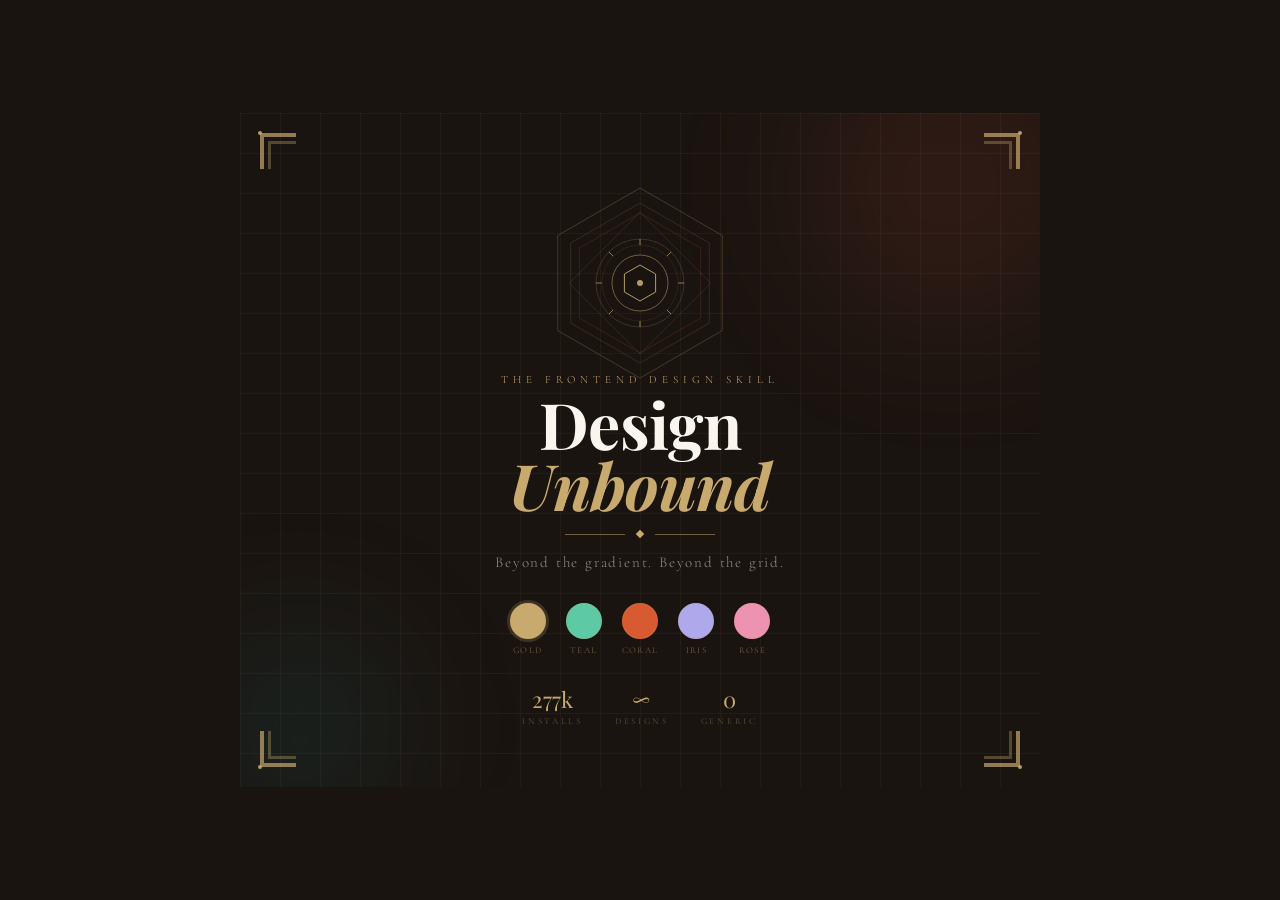
<file: claude code/frontendesign.html>
<!DOCTYPE html>
<html lang="en">
<head>
<meta charset="UTF-8">
<meta name="viewport" content="width=device-width, initial-scale=1.0">
<title>Design Unbound — Art Deco Showcase</title>
<link href="https://fonts.googleapis.com/css2?family=Playfair+Display:ital,wght@0,400;0,700;1,400&family=Cormorant+Garamond:wght@300;400&display=swap" rel="stylesheet">
<style>
  *, *::before, *::after { box-sizing: border-box; margin: 0; padding: 0; }

  :root {
    --gold: #C8A96E;
    --gold-light: #E8D5A3;
    --gold-dark: #8B6914;
    --ink: #1A1410;
    --cream: #FAF6EE;
    --rust: #8B3A2A;
    --teal-art: #1E5B5B;
  }

  body {
    background: var(--ink);
    min-height: 100vh;
    display: flex;
    align-items: center;
    justify-content: center;
  }

  .stage {
    background: var(--ink);
    min-height: 560px;
    width: 100%;
    max-width: 800px;
    display: flex;
    flex-direction: column;
    align-items: center;
    justify-content: center;
    padding: 60px 40px;
    position: relative;
    overflow: hidden;
    font-family: 'Cormorant Garamond', Georgia, serif;
  }

  .bg-grid {
    position: absolute; inset: 0;
    background-image:
      linear-gradient(rgba(200,169,110,0.06) 1px, transparent 1px),
      linear-gradient(90deg, rgba(200,169,110,0.06) 1px, transparent 1px);
    background-size: 40px 40px;
  }

  .corner { position: absolute; width: 80px; height: 80px; }
  .corner svg { width: 100%; height: 100%; }
  .corner.tl { top: 16px; left: 16px; }
  .corner.tr { top: 16px; right: 16px; transform: scaleX(-1); }
  .corner.bl { bottom: 16px; left: 16px; transform: scaleY(-1); }
  .corner.br { bottom: 16px; right: 16px; transform: scale(-1); }

  .center-art {
    position: relative;
    display: flex;
    flex-direction: column;
    align-items: center;
    gap: 0;
    z-index: 2;
  }

  .geo-ring { animation: spin 30s linear infinite; }
  .geo-ring-rev { animation: spin 20s linear infinite reverse; }

  @keyframes spin {
    from { transform: rotate(0deg); }
    to { transform: rotate(360deg); }
  }

  .headline-block {
    text-align: center;
    margin-top: -20px;
    z-index: 3;
    position: relative;
  }

  .eyebrow {
    font-family: 'Cormorant Garamond', serif;
    font-size: 11px;
    font-weight: 300;
    letter-spacing: 0.45em;
    text-transform: uppercase;
    color: var(--gold);
    margin-bottom: 8px;
  }

  .headline {
    font-family: 'Playfair Display', 'Georgia', serif;
    font-size: clamp(36px, 7vw, 64px);
    font-weight: 700;
    color: var(--cream);
    line-height: 0.95;
    letter-spacing: -0.01em;
  }

  .headline em {
    font-style: italic;
    color: var(--gold);
  }

  .divider {
    display: flex;
    align-items: center;
    gap: 12px;
    margin: 16px auto;
    width: fit-content;
  }

  .divider-line {
    height: 0.5px;
    width: 60px;
    background: var(--gold);
    opacity: 0.5;
  }

  .divider-diamond {
    width: 6px; height: 6px;
    background: var(--gold);
    transform: rotate(45deg);
  }

  .subhead {
    font-family: 'Cormorant Garamond', serif;
    font-size: 15px;
    font-weight: 300;
    letter-spacing: 0.12em;
    color: rgba(250,246,238,0.55);
    text-align: center;
  }

  .palette-row {
    display: flex;
    gap: 20px;
    margin-top: 32px;
    z-index: 2;
    position: relative;
  }

  .swatch-card {
    display: flex;
    flex-direction: column;
    align-items: center;
    gap: 6px;
    cursor: pointer;
    transition: transform 0.25s ease;
  }

  .swatch-card:hover { transform: translateY(-4px); }

  .swatch {
    width: 36px; height: 36px;
    border-radius: 50%;
    border: 1px solid rgba(200,169,110,0.2);
    transition: border-color 0.2s;
  }

  .swatch-card.active .swatch {
    border: 2px solid var(--gold);
    box-shadow: 0 0 0 3px rgba(200,169,110,0.2);
  }

  .swatch-label {
    font-size: 9px;
    letter-spacing: 0.15em;
    text-transform: uppercase;
    color: rgba(200,169,110,0.5);
  }

  .bottom-band {
    display: flex;
    gap: 32px;
    margin-top: 28px;
    z-index: 2;
  }

  .stat { text-align: center; }

  .stat-number {
    font-family: 'Playfair Display', serif;
    font-size: 22px;
    color: var(--gold);
    font-weight: 400;
  }

  .stat-label {
    font-size: 9px;
    letter-spacing: 0.3em;
    text-transform: uppercase;
    color: rgba(200,169,110,0.4);
    margin-top: 2px;
  }

  .float-orb {
    position: absolute;
    border-radius: 50%;
    filter: blur(60px);
    pointer-events: none;
  }
  .orb1 { width: 300px; height: 300px; top: -80px; right: -60px; background: rgba(139,57,42,0.18); }
  .orb2 { width: 200px; height: 200px; bottom: -40px; left: -40px; background: rgba(30,91,91,0.2); }
</style>
</head>
<body>
<div class="stage">
  <div class="float-orb orb1"></div>
  <div class="float-orb orb2"></div>
  <div class="bg-grid"></div>

  <div class="corner tl">
    <svg viewBox="0 0 80 80" fill="none" xmlns="http://www.w3.org/2000/svg">
      <path d="M4 4 L40 4 L40 8 L8 8 L8 40 L4 40 Z" fill="#C8A96E" opacity="0.7"/>
      <path d="M12 12 L40 12 L40 15 L15 15 L15 40 L12 40 Z" fill="#C8A96E" opacity="0.35"/>
      <circle cx="4" cy="4" r="2" fill="#C8A96E" opacity="0.9"/>
    </svg>
  </div>
  <div class="corner tr">
    <svg viewBox="0 0 80 80" fill="none" xmlns="http://www.w3.org/2000/svg">
      <path d="M4 4 L40 4 L40 8 L8 8 L8 40 L4 40 Z" fill="#C8A96E" opacity="0.7"/>
      <path d="M12 12 L40 12 L40 15 L15 15 L15 40 L12 40 Z" fill="#C8A96E" opacity="0.35"/>
      <circle cx="4" cy="4" r="2" fill="#C8A96E" opacity="0.9"/>
    </svg>
  </div>
  <div class="corner bl">
    <svg viewBox="0 0 80 80" fill="none" xmlns="http://www.w3.org/2000/svg">
      <path d="M4 4 L40 4 L40 8 L8 8 L8 40 L4 40 Z" fill="#C8A96E" opacity="0.7"/>
      <path d="M12 12 L40 12 L40 15 L15 15 L15 40 L12 40 Z" fill="#C8A96E" opacity="0.35"/>
      <circle cx="4" cy="4" r="2" fill="#C8A96E" opacity="0.9"/>
    </svg>
  </div>
  <div class="corner br">
    <svg viewBox="0 0 80 80" fill="none" xmlns="http://www.w3.org/2000/svg">
      <path d="M4 4 L40 4 L40 8 L8 8 L8 40 L4 40 Z" fill="#C8A96E" opacity="0.7"/>
      <path d="M12 12 L40 12 L40 15 L15 15 L15 40 L12 40 Z" fill="#C8A96E" opacity="0.35"/>
      <circle cx="4" cy="4" r="2" fill="#C8A96E" opacity="0.9"/>
    </svg>
  </div>

  <div class="center-art">
    <svg id="rings" width="220" height="220" viewBox="-110 -110 220 220">
      <g class="geo-ring">
        <polygon points="0,-95 82.3,-47.5 82.3,47.5 0,95 -82.3,47.5 -82.3,-47.5" fill="none" stroke="#C8A96E" stroke-width="0.5" opacity="0.5"/>
        <polygon points="0,-80 69.3,-40 69.3,40 0,80 -69.3,40 -69.3,-40" fill="none" stroke="#C8A96E" stroke-width="0.5" opacity="0.3"/>
      </g>
      <g class="geo-ring-rev">
        <polygon points="0,-70 60.6,-35 60.6,35 0,70 -60.6,35 -60.6,-35" fill="none" stroke="#8B3A2A" stroke-width="0.5" opacity="0.6"/>
        <rect x="-50" y="-50" width="100" height="100" fill="none" stroke="#C8A96E" stroke-width="0.5" opacity="0.25" transform="rotate(45)"/>
      </g>
      <g class="geo-ring" style="animation-duration:50s">
        <circle cx="0" cy="0" r="44" fill="none" stroke="#C8A96E" stroke-width="0.5" opacity="0.4"/>
        <circle cx="0" cy="0" r="38" fill="none" stroke="#C8A96E" stroke-width="0.5" opacity="0.2"/>
        <line x1="0" y1="-44" x2="0" y2="-38" stroke="#C8A96E" stroke-width="1" opacity="0.7"/>
        <line x1="0" y1="44" x2="0" y2="38" stroke="#C8A96E" stroke-width="1" opacity="0.7"/>
        <line x1="-44" y1="0" x2="-38" y2="0" stroke="#C8A96E" stroke-width="1" opacity="0.7"/>
        <line x1="44" y1="0" x2="38" y2="0" stroke="#C8A96E" stroke-width="1" opacity="0.7"/>
        <line x1="-31.1" y1="-31.1" x2="-26.9" y2="-26.9" stroke="#C8A96E" stroke-width="1" opacity="0.7"/>
        <line x1="31.1" y1="-31.1" x2="26.9" y2="-26.9" stroke="#C8A96E" stroke-width="1" opacity="0.7"/>
        <line x1="-31.1" y1="31.1" x2="-26.9" y2="26.9" stroke="#C8A96E" stroke-width="1" opacity="0.7"/>
        <line x1="31.1" y1="31.1" x2="26.9" y2="26.9" stroke="#C8A96E" stroke-width="1" opacity="0.7"/>
      </g>
      <circle cx="0" cy="0" r="28" fill="#1A1410" stroke="#C8A96E" stroke-width="0.5"/>
      <polygon points="0,-18 15.6,-9 15.6,9 0,18 -15.6,9 -15.6,-9" fill="none" stroke="#C8A96E" stroke-width="1" opacity="0.9"/>
      <circle cx="0" cy="0" r="3" fill="#C8A96E" opacity="0.9"/>
    </svg>

    <div class="headline-block">
      <div class="eyebrow">The Frontend Design Skill</div>
      <div class="headline">Design<br><em>Unbound</em></div>
      <div class="divider">
        <div class="divider-line"></div>
        <div class="divider-diamond"></div>
        <div class="divider-line"></div>
      </div>
      <div class="subhead">Beyond the gradient. Beyond the grid.</div>
    </div>

    <div class="palette-row" id="palette">
      <div class="swatch-card active" onclick="setTheme(this,'#C8A96E')">
        <div class="swatch" style="background:#C8A96E;"></div>
        <span class="swatch-label">Gold</span>
      </div>
      <div class="swatch-card" onclick="setTheme(this,'#5DCAA5')">
        <div class="swatch" style="background:#5DCAA5;"></div>
        <span class="swatch-label">Teal</span>
      </div>
      <div class="swatch-card" onclick="setTheme(this,'#D85A30')">
        <div class="swatch" style="background:#D85A30;"></div>
        <span class="swatch-label">Coral</span>
      </div>
      <div class="swatch-card" onclick="setTheme(this,'#AFA9EC')">
        <div class="swatch" style="background:#AFA9EC;"></div>
        <span class="swatch-label">Iris</span>
      </div>
      <div class="swatch-card" onclick="setTheme(this,'#ED93B1')">
        <div class="swatch" style="background:#ED93B1;"></div>
        <span class="swatch-label">Rose</span>
      </div>
    </div>

    <div class="bottom-band">
      <div class="stat">
        <div class="stat-number">277k</div>
        <div class="stat-label">Installs</div>
      </div>
      <div class="stat">
        <div class="stat-number">∞</div>
        <div class="stat-label">Designs</div>
      </div>
      <div class="stat">
        <div class="stat-number">0</div>
        <div class="stat-label">Generic</div>
      </div>
    </div>
  </div>
</div>

<script>
function setTheme(el, primary) {
  document.querySelectorAll('.swatch-card').forEach(c => c.classList.remove('active'));
  el.classList.add('active');

  document.querySelectorAll('#rings [stroke]').forEach(node => {
    const s = node.getAttribute('stroke');
    if (s && s !== 'none' && s !== '#1A1410') node.setAttribute('stroke', primary);
  });
  document.querySelectorAll('#rings [fill]').forEach(node => {
    const f = node.getAttribute('fill');
    if (f && f !== 'none' && f !== '#1A1410') node.setAttribute('fill', primary);
  });

  document.querySelector('.eyebrow').style.color = primary;
  document.querySelector('.headline em').style.color = primary;
  document.querySelectorAll('.divider-line').forEach(l => l.style.background = primary);
  document.querySelector('.divider-diamond').style.background = primary;
  document.querySelectorAll('.stat-number').forEach(s => s.style.color = primary);
  document.documentElement.style.setProperty('--gold', primary);
}
</script>
</body>
</html>
</file>
<file: Omgohil portfoliyo/style.css>
/* ═══════════════════════════════════════════════════════════
   ANIRECOM Portfolio — style.css
   Cinematic Dark × Glassmorphism
   ═══════════════════════════════════════════════════════════ */

/* ─────────────── CSS CUSTOM PROPERTIES ─────────────── */
:root {
  /* Core Palette */
  --bg-void:        #050508;
  --bg-deep:        #0a0b12;
  --bg-surface:     #0f1018;

  /* Glass System */
  --glass-bg:       rgba(255, 255, 255, 0.045);
  --glass-bg-light: rgba(255, 255, 255, 0.07);
  --glass-border:   rgba(255, 255, 255, 0.10);
  --glass-border-h: rgba(255, 255, 255, 0.18);
  --glass-blur:     blur(14px);
  --glass-blur-sm:  blur(8px);
  --glass-shadow:   0 8px 32px rgba(0, 0, 0, 0.45);

  /* Accent Colors */
  --accent-cyan:    #00d4ff;
  --accent-cyan-d:  #0090b8;
  --accent-amber:   #ffaa00;
  --accent-rose:    #ff4f6e;
  --yt-red:         #ff0000;

  /* Typography */
  --font-display:   'Poppins', sans-serif;
  --font-body:      'DM Sans', sans-serif;

  /* Text */
  --text-primary:   #f0f0f5;
  --text-secondary: #8b8ea8;
  --text-muted:     #4a4d6a;

  /* Spacing */
  --section-gap:    clamp(80px, 10vw, 140px);
  --container:      1200px;
  --nav-h:          72px;

  /* Radii */
  --radius-sm:   8px;
  --radius-md:   14px;
  --radius-lg:   20px;
  --radius-xl:   28px;

  /* Transitions */
  --ease-smooth: cubic-bezier(0.25, 0.46, 0.45, 0.94);
  --ease-spring: cubic-bezier(0.34, 1.56, 0.64, 1);
}

/* ─────────────── RESET & BASE ─────────────── */
*, *::before, *::after {
  box-sizing: border-box;
  margin: 0;
  padding: 0;
}

html {
  scroll-behavior: smooth;
  font-size: 16px;
}

body {
  background-color: var(--bg-void);
  color: var(--text-primary);
  font-family: var(--font-body);
  font-weight: 300;
  line-height: 1.7;
  overflow-x: hidden;
  cursor: none; /* custom cursor */
}

a { color: inherit; text-decoration: none; }
ul { list-style: none; }
img { display: block; max-width: 100%; }
button { cursor: none; }
input, textarea, button { font-family: inherit; }

/* ─────────────── CUSTOM CURSOR ─────────────── */
.cursor-dot {
  position: fixed;
  top: 0; left: 0;
  width: 6px; height: 6px;
  background: var(--accent-cyan);
  border-radius: 50%;
  pointer-events: none;
  z-index: 9999;
  transform: translate(-50%, -50%);
  transition: transform 0.1s, background 0.2s;
}

.cursor-ring {
  position: fixed;
  top: 0; left: 0;
  width: 32px; height: 32px;
  border: 1.5px solid rgba(0, 212, 255, 0.5);
  border-radius: 50%;
  pointer-events: none;
  z-index: 9998;
  transform: translate(-50%, -50%);
  transition: transform 0.12s var(--ease-smooth), width 0.25s, height 0.25s, border-color 0.25s;
}

body:has(a:hover) .cursor-ring,
body:has(button:hover) .cursor-ring {
  width: 48px; height: 48px;
  border-color: var(--accent-cyan);
}

@media (pointer: coarse) {
  .cursor-dot, .cursor-ring { display: none; }
  body, button { cursor: auto; }
}

/* ─────────────── FILM GRAIN ─────────────── */
.grain-overlay {
  position: fixed;
  inset: -50%;
  width: 200%; height: 200%;
  pointer-events: none;
  z-index: 100;
  opacity: 0.032;
  background-image: url("data:image/svg+xml,%3Csvg viewBox='0 0 256 256' xmlns='http://www.w3.org/2000/svg'%3E%3Cfilter id='noise'%3E%3CfeTurbulence type='fractalNoise' baseFrequency='0.9' numOctaves='4' stitchTiles='stitch'/%3E%3C/filter%3E%3Crect width='100%25' height='100%25' filter='url(%23noise)'/%3E%3C/svg%3E");
  background-size: 256px 256px;
  animation: grain 0.6s steps(2) infinite;
}

@keyframes grain {
  0%, 100% { transform: translate(0, 0); }
  10%  { transform: translate(-2%, -3%); }
  20%  { transform: translate(3%, 2%); }
  30%  { transform: translate(-1%, 4%); }
  40%  { transform: translate(4%, -1%); }
  50%  { transform: translate(-3%, 3%); }
  60%  { transform: translate(2%, -4%); }
  70%  { transform: translate(-4%, 1%); }
  80%  { transform: translate(1%, -2%); }
  90%  { transform: translate(-2%, 4%); }
}

/* ─────────────── ANIMATED BACKGROUND ─────────────── */
.bg-canvas {
  position: fixed;
  inset: 0;
  z-index: 0;
  pointer-events: none;
  overflow: hidden;
  background: radial-gradient(ellipse at 20% 50%, #0a0b1a 0%, var(--bg-void) 70%);
}

.orb {
  position: absolute;
  border-radius: 50%;
  filter: blur(80px);
  opacity: 0.55;
  animation: orbFloat linear infinite;
}

.orb-1 {
  width: 600px; height: 600px;
  background: radial-gradient(circle, rgba(0, 90, 160, 0.35) 0%, transparent 70%);
  top: -200px; left: -100px;
  animation-duration: 22s;
}
.orb-2 {
  width: 500px; height: 500px;
  background: radial-gradient(circle, rgba(80, 0, 160, 0.25) 0%, transparent 70%);
  top: 30%; right: -150px;
  animation-duration: 28s;
  animation-delay: -8s;
}
.orb-3 {
  width: 700px; height: 700px;
  background: radial-gradient(circle, rgba(0, 160, 100, 0.12) 0%, transparent 70%);
  bottom: -200px; left: 20%;
  animation-duration: 35s;
  animation-delay: -14s;
}
.orb-4 {
  width: 350px; height: 350px;
  background: radial-gradient(circle, rgba(255, 100, 50, 0.1) 0%, transparent 70%);
  top: 60%; left: 60%;
  animation-duration: 18s;
  animation-delay: -4s;
}

@keyframes orbFloat {
  0%, 100% { transform: translate(0, 0) scale(1); }
  33%       { transform: translate(30px, -40px) scale(1.05); }
  66%       { transform: translate(-20px, 30px) scale(0.95); }
}

.grid-lines {
  position: absolute;
  inset: 0;
  background-image:
    linear-gradient(rgba(255,255,255,0.018) 1px, transparent 1px),
    linear-gradient(90deg, rgba(255,255,255,0.018) 1px, transparent 1px);
  background-size: 60px 60px;
  mask-image: radial-gradient(ellipse 80% 80% at 50% 50%, black 0%, transparent 100%);
}

/* ─────────────── GLASS COMPONENTS ─────────────── */
.glass {
  background: var(--glass-bg);
  backdrop-filter: var(--glass-blur);
  -webkit-backdrop-filter: var(--glass-blur);
  border: 1px solid var(--glass-border);
  box-shadow: var(--glass-shadow), inset 0 1px 0 rgba(255,255,255,0.06);
}

.glass-light {
  background: var(--glass-bg-light);
  backdrop-filter: var(--glass-blur-sm);
  -webkit-backdrop-filter: var(--glass-blur-sm);
  border: 1px solid var(--glass-border);
}

/* ─────────────── LAYOUT ─────────────── */
.container {
  max-width: var(--container);
  margin: 0 auto;
  padding: 0 clamp(20px, 5vw, 60px);
  position: relative;
  z-index: 1;
}

.section {
  padding: var(--section-gap) 0;
  position: relative;
  z-index: 1;
}

/* ─────────────── NAVIGATION ─────────────── */
.nav {
  position: fixed;
  top: 0; left: 0; right: 0;
  z-index: 500;
  height: var(--nav-h);
  border-top: none;
  border-left: none;
  border-right: none;
  border-bottom: 1px solid var(--glass-border);
  transition: background 0.3s, box-shadow 0.3s;
}

.nav.scrolled {
  background: rgba(5, 5, 8, 0.85);
  box-shadow: 0 4px 30px rgba(0, 0, 0, 0.5);
}

.nav-inner {
  max-width: var(--container);
  margin: 0 auto;
  padding: 0 clamp(20px, 5vw, 60px);
  height: 100%;
  display: flex;
  align-items: center;
  gap: 40px;
}

.nav-logo {
  font-family: var(--font-display);
  font-weight: 800;
  font-size: 1.1rem;
  letter-spacing: 0.05em;
  margin-right: auto;
  transition: opacity 0.2s;
}
.nav-logo:hover { opacity: 0.7; }

.logo-bracket { color: var(--text-muted); }
.logo-accent   { color: var(--accent-cyan); }

.nav-links {
  display: flex;
  gap: 36px;
}

.nav-link {
  font-size: 0.875rem;
  font-weight: 400;
  color: var(--text-secondary);
  letter-spacing: 0.04em;
  transition: color 0.2s;
  position: relative;
}
.nav-link::after {
  content: '';
  position: absolute;
  bottom: -4px; left: 0;
  width: 0; height: 1px;
  background: var(--accent-cyan);
  transition: width 0.25s var(--ease-smooth);
}
.nav-link:hover { color: var(--text-primary); }
.nav-link:hover::after { width: 100%; }

.nav-cta {
  display: flex;
  align-items: center;
  gap: 7px;
  white-space: nowrap;
}

.hamburger {
  display: none;
  flex-direction: column;
  gap: 5px;
  padding: 8px;
  background: none;
  border: none;
  margin-left: auto;
}
.hamburger span {
  display: block;
  width: 22px; height: 2px;
  background: var(--text-primary);
  border-radius: 2px;
  transition: transform 0.3s, opacity 0.3s;
}
.hamburger.open span:nth-child(1) { transform: rotate(45deg) translate(5px, 5px); }
.hamburger.open span:nth-child(2) { opacity: 0; }
.hamburger.open span:nth-child(3) { transform: rotate(-45deg) translate(5px, -5px); }

/* ─────────────── BUTTONS ─────────────── */
.btn {
  display: inline-flex;
  align-items: center;
  gap: 8px;
  padding: 12px 26px;
  border-radius: var(--radius-sm);
  font-family: var(--font-display);
  font-weight: 600;
  font-size: 0.875rem;
  letter-spacing: 0.05em;
  transition: transform 0.2s var(--ease-spring), box-shadow 0.2s, background 0.2s;
  border: 1px solid transparent;
  white-space: nowrap;
}
.btn:hover { transform: translateY(-2px); }
.btn:active { transform: translateY(0); }

.btn-primary {
  background: var(--accent-cyan);
  color: #000;
  box-shadow: 0 0 20px rgba(0, 212, 255, 0.25);
}
.btn-primary:hover {
  background: #fff;
  box-shadow: 0 0 32px rgba(0, 212, 255, 0.5);
}

.btn-ghost {
  background: transparent;
  color: var(--text-primary);
  border-color: var(--glass-border-h);
}
.btn-ghost:hover {
  background: var(--glass-bg-light);
  border-color: var(--accent-cyan);
  color: var(--accent-cyan);
}

.btn-sm {
  padding: 8px 16px;
  font-size: 0.78rem;
}

.btn-yt {
  background: var(--yt-red);
  color: #fff;
  padding: 10px 20px;
  box-shadow: 0 0 20px rgba(255, 0, 0, 0.25);
}
.btn-yt:hover {
  background: #cc0000;
  box-shadow: 0 0 32px rgba(255, 0, 0, 0.45);
}

.btn-full { width: 100%; justify-content: center; }

/* ─────────────── SECTION HEADERS ─────────────── */
.section-header {
  margin-bottom: clamp(40px, 5vw, 60px);
}

.section-label {
  display: block;
  font-family: var(--font-body);
  font-size: 0.78rem;
  font-weight: 400;
  color: var(--accent-cyan);
  letter-spacing: 0.15em;
  text-transform: uppercase;
  margin-bottom: 12px;
}

.section-title {
  font-family: var(--font-display);
  font-weight: 800;
  font-size: clamp(2.2rem, 5vw, 3.8rem);
  line-height: 1.1;
  color: var(--text-primary);
  letter-spacing: -0.02em;
}

/* ─────────────── HERO ─────────────── */
.hero {
  min-height: 100vh;
  padding-top: calc(var(--nav-h) + 60px);
  padding-bottom: 80px;
  display: grid;
  grid-template-columns: 1fr 1fr;
  grid-template-rows: 1fr auto;
  align-items: center;
  gap: 60px;
  max-width: var(--container);
  margin: 0 auto;
  padding-left: clamp(20px, 5vw, 60px);
  padding-right: clamp(20px, 5vw, 60px);
  position: relative;
  z-index: 1;
}

.hero-content {
  grid-column: 1;
  grid-row: 1;
}

.hero-tag {
  display: inline-flex;
  align-items: center;
  gap: 8px;
  font-size: 0.78rem;
  font-weight: 400;
  color: var(--text-secondary);
  letter-spacing: 0.1em;
  text-transform: uppercase;
  padding: 6px 14px;
  background: var(--glass-bg-light);
  border: 1px solid var(--glass-border);
  border-radius: 100px;
  margin-bottom: 28px;
}

.tag-dot {
  width: 6px; height: 6px;
  background: #00ff88;
  border-radius: 50%;
  animation: pulse 2s infinite;
}

@keyframes pulse {
  0%, 100% { box-shadow: 0 0 0 0 rgba(0,255,136,0.5); }
  50%       { box-shadow: 0 0 0 6px rgba(0,255,136,0); }
}

.hero-title {
  font-family: var(--font-display);
  font-weight: 800;
  font-size: clamp(3rem, 6vw, 5.5rem);
  line-height: 1.0;
  letter-spacing: -0.03em;
  margin-bottom: 24px;
}

.title-line { display: block; }
.title-line--accent {
  color: var(--accent-cyan);
  position: relative;;
  font-family: var(--font-display);
}
.title-line--accent::after {
  content: '';
  position: absolute;
  bottom: -20px; left: 0;
  width: 60%;
  height: 2px;
  background: linear-gradient(90deg, var(--accent-cyan), transparent);
}

.hero-sub {
  font-size: clamp(1rem, 1.5vw, 1.15rem);
  color: var(--text-secondary);
  margin-bottom: 36px;
  font-weight: 300;
  line-height: 1.8;
}

.hero-actions {
  display: flex;
  gap: 16px;
  flex-wrap: wrap;
  margin-bottom: 48px;
}

.hero-stats {
  display: flex;
  align-items: center;
  gap: 0;
  border-radius: var(--radius-md);
  overflow: hidden;
  width: fit-content;
  border: 1px solid var(--glass-border);
}

.stat-item {
  padding: 16px 28px;
  text-align: center;
  border: none;
}

.stat-divider {
  width: 1px;
  height: 40px;
  background: var(--glass-border);
  flex-shrink: 0;
}

.stat-num {
  display: block;
  font-family: var(--font-display);
  font-weight: 800;
  font-size: 1.5rem;
  color: var(--text-primary);
  line-height: 1;
  margin-bottom: 4px;
}

.stat-label {
  display: block;
  font-size: 0.7rem;
  color: var(--text-muted);
  text-transform: uppercase;
  letter-spacing: 0.08em;
}

/* ─── REEL FRAME ─── */
.hero-visual {
  grid-column: 2;
  grid-row: 1;
  display: flex;
  justify-content: flex-end;
}

.reel-frame {
  width: 100%;
  max-width: 560px;
  border-radius: var(--radius-lg);
  overflow: hidden;
}

.reel-header {
  display: flex;
  align-items: center;
  gap: 12px;
  padding: 14px 20px;
  border-bottom: 1px solid var(--glass-border);
  background: rgba(0,0,0,0.2);
}

.reel-dots {
  display: flex;
  gap: 6px;
}
.reel-dots span {
  width: 10px; height: 10px;
  border-radius: 50%;
  background: var(--glass-border-h);
}
.reel-dots span:nth-child(1) { background: #ff5f57; }
.reel-dots span:nth-child(2) { background: #febc2e; }
.reel-dots span:nth-child(3) { background: #28c840; }

.reel-label {
  font-size: 0.75rem;
  color: var(--text-secondary);
  font-weight: 400;
  letter-spacing: 0.06em;
  flex: 1;
  text-align: center;
}

.reel-badge {
  font-size: 0.65rem;
  font-weight: 700;
  letter-spacing: 0.15em;
  color: #ff4f6e;
  border: 1px solid currentColor;
  padding: 2px 8px;
  border-radius: 4px;
  animation: blink 1.4s infinite;
}
@keyframes blink { 0%,100%{opacity:1} 50%{opacity:0.3} }

.reel-placeholder {
  aspect-ratio: 16/9;
  background: radial-gradient(ellipse at center, rgba(0,90,140,0.3) 0%, rgba(0,0,0,0.8) 100%);
  display: flex;
  flex-direction: column;
  align-items: center;
  justify-content: center;
  gap: 16px;
  position: relative;
}

.reel-placeholder::before {
  content: '';
  position: absolute;
  inset: 0;
  background: repeating-linear-gradient(
    0deg,
    transparent,
    transparent 2px,
    rgba(255,255,255,0.012) 2px,
    rgba(255,255,255,0.012) 4px
  );
  pointer-events: none;
}

.play-btn-wrap { position: relative; }

.play-btn {
  display: flex;
  align-items: center;
  justify-content: center;
  width: 68px; height: 68px;
  background: rgba(0, 212, 255, 0.12);
  border: 2px solid var(--accent-cyan);
  border-radius: 50%;
  color: var(--accent-cyan);
  transition: all 0.3s var(--ease-spring);
}
.play-btn:hover {
  background: var(--accent-cyan);
  color: #000;
  transform: scale(1.12);
  box-shadow: 0 0 40px rgba(0,212,255,0.5);
}

.reel-hint {
  font-size: 0.75rem;
  color: var(--text-muted);
}

.reel-footer {
  display: flex;
  justify-content: space-between;
  padding: 10px 20px;
  border-top: 1px solid var(--glass-border);
  font-size: 0.68rem;
  color: var(--text-muted);
  font-weight: 400;
  letter-spacing: 0.06em;
  background: rgba(0,0,0,0.2);
}
.reel-footer span:first-child { color: #ff4f6e; }

.scroll-hint {
  grid-column: 1 / -1;
  grid-row: 2;
  display: flex;
  align-items: center;
  gap: 14px;
  color: var(--text-muted);
  font-size: 0.72rem;
  letter-spacing: 0.12em;
  text-transform: uppercase;
}
.scroll-line {
  width: 40px; height: 1px;
  background: var(--text-muted);
  position: relative;
  overflow: hidden;
}
.scroll-line::after {
  content: '';
  position: absolute;
  inset: 0;
  background: var(--accent-cyan);
  animation: scrollPulse 2s infinite;
}
@keyframes scrollPulse {
  0%   { transform: translateX(-100%); }
  100% { transform: translateX(100%); }
}

/* ─────────────── ABOUT ─────────────── */
.about-grid {
  display: grid;
  grid-template-columns: 1fr 1fr;
  gap: clamp(40px, 6vw, 80px);
  align-items: start;
}

.about-lead {
  font-size: clamp(1.1rem, 1.8vw, 1.25rem);
  color: var(--text-primary);
  font-weight: 300;
  line-height: 1.7;
  margin-bottom: 20px;
}

.about-text p {
  color: var(--text-secondary);
  margin-bottom: 16px;
  font-size: 0.95rem;
}

.about-text em {
  color: var(--accent-cyan);
  font-style: normal;
}

.skill-chips {
  display: flex;
  flex-wrap: wrap;
  gap: 8px;
  margin-top: 28px;
}

.chip {
  font-size: 0.75rem;
  padding: 5px 12px;
  border-radius: 100px;
  background: var(--glass-bg-light);
  border: 1px solid var(--glass-border);
  color: var(--text-secondary);
  transition: border-color 0.2s, color 0.2s;
}
.chip:hover {
  border-color: var(--accent-cyan);
  color: var(--accent-cyan);
}

.about-cards {
  display: flex;
  flex-direction: column;
  gap: 16px;
}

.about-card {
  padding: 24px;
  border-radius: var(--radius-md);
  transition: transform 0.25s var(--ease-spring), border-color 0.25s;
}
.about-card:hover {
  transform: translateX(6px);
  border-color: rgba(0, 212, 255, 0.25);
}

.card-icon {
  width: 44px; height: 44px;
  display: flex;
  align-items: center;
  justify-content: center;
  border-radius: var(--radius-sm);
  background: rgba(0,212,255,0.08);
  color: var(--accent-cyan);
  margin-bottom: 14px;
}

.about-card h3 {
  font-family: var(--font-display);
  font-weight: 700;
  font-size: 1rem;
  margin-bottom: 8px;
}

.about-card p {
  font-size: 0.875rem;
  color: var(--text-secondary);
  line-height: 1.6;
}

/* ─────────────── PROJECTS ─────────────── */
.filter-bar {
  display: flex;
  gap: 8px;
  margin-bottom: 40px;
}

.filter-btn {
  padding: 8px 20px;
  border-radius: 100px;
  font-size: 0.8rem;
  font-weight: 500;
  background: var(--glass-bg);
  border: 1px solid var(--glass-border);
  color: var(--text-secondary);
  transition: all 0.2s;
  letter-spacing: 0.04em;
}
.filter-btn:hover, .filter-btn.active {
  background: var(--accent-cyan);
  border-color: var(--accent-cyan);
  color: #000;
}

.projects-grid {
  display: grid;
  grid-template-columns: repeat(3, 1fr);
  gap: 24px;
}

.project-card {
  border-radius: var(--radius-lg);
  overflow: hidden;
  transition: transform 0.3s var(--ease-spring), box-shadow 0.3s, border-color 0.3s;
}
.project-card:hover {
  transform: translateY(-8px);
  box-shadow: 0 20px 60px rgba(0,0,0,0.5), 0 0 40px rgba(0,212,255,0.08);
  border-color: rgba(0,212,255,0.2);
}

.project-thumb {
  position: relative;
  aspect-ratio: 16/9;
  overflow: hidden;
}

.thumb-overlay {
  width: 100%; height: 100%;
  background: linear-gradient(135deg, rgba(0,40,80,0.8) 0%, rgba(0,0,0,0.9) 100%);
  display: flex;
  align-items: center;
  justify-content: center;
}

.thumb-placeholder {
  display: flex;
  align-items: center;
  justify-content: center;
  width: 100%; height: 100%;
  color: var(--text-muted);
  transition: color 0.3s;
}

.project-card:hover .thumb-placeholder { color: var(--accent-cyan); }

.code-thumb {
  background: rgba(0, 8, 20, 0.95);
  align-items: flex-start;
  padding: 16px;
  overflow: hidden;
}

.code-snippet {
  font-family: 'Courier New', monospace;
  font-size: 0.7rem;
  line-height: 1.6;
  color: var(--text-secondary);
  white-space: pre;
  opacity: 0.85;
}

.c-kw   { color: #569cd6; }
.c-fn   { color: #dcdcaa; }
.c-str  { color: #ce9178; }
.c-prop { color: #9cdcfe; }
.c-comm { color: #6a9955; }

.project-type {
  position: absolute;
  top: 10px; right: 10px;
  display: flex;
  align-items: center;
  gap: 5px;
  font-size: 0.65rem;
  font-weight: 600;
  letter-spacing: 0.08em;
  text-transform: uppercase;
  padding: 4px 10px;
  border-radius: 100px;
}

.video-badge {
  background: rgba(255, 0, 0, 0.15);
  border: 1px solid rgba(255,0,0,0.3);
  color: #ff6b6b;
}

.code-badge {
  background: rgba(0, 212, 255, 0.12);
  border: 1px solid rgba(0,212,255,0.25);
  color: var(--accent-cyan);
}

.project-body {
  padding: 20px 22px 22px;
}

.project-title {
  font-family: var(--font-display);
  font-weight: 700;
  font-size: 1rem;
  margin-bottom: 8px;
  transition: color 0.2s;
}
.project-card:hover .project-title { color: var(--accent-cyan); }

.project-desc {
  font-size: 0.85rem;
  color: var(--text-secondary);
  line-height: 1.6;
  margin-bottom: 14px;
}

.project-tags {
  display: flex;
  flex-wrap: wrap;
  gap: 6px;
  margin-bottom: 16px;
}
.project-tags span {
  font-size: 0.68rem;
  color: var(--text-muted);
  border: 1px solid var(--glass-border);
  padding: 3px 9px;
  border-radius: 4px;
}

.project-link {
  display: inline-flex;
  align-items: center;
  gap: 6px;
  font-size: 0.8rem;
  font-weight: 500;
  color: var(--accent-cyan);
  letter-spacing: 0.04em;
  transition: gap 0.2s;
}
.project-link:hover { gap: 10px; }

.project-card.hidden { display: none; }

/* ─────────────── YOUTUBE SECTION ─────────────── */
.youtube-section {
  position: relative;
}
.youtube-section::before {
  content: '';
  position: absolute;
  inset: 0;
  background: radial-gradient(ellipse 60% 60% at 50% 50%, rgba(255,0,0,0.04) 0%, transparent 70%);
  pointer-events: none;
}

.yt-panel {
  border-radius: var(--radius-xl);
  padding: clamp(30px, 5vw, 50px);
  display: grid;
  grid-template-columns: auto 1fr;
  gap: clamp(30px, 5vw, 60px);
  align-items: center;
  margin-bottom: 40px;
}

.yt-panel-left {
  display: flex;
  flex-direction: column;
  gap: 20px;
  max-width: 300px;
}

.yt-avatar {
  width: 70px; height: 70px;
  background: var(--yt-red);
  border-radius: var(--radius-sm);
  display: flex;
  align-items: center;
  justify-content: center;
  color: #fff;
  box-shadow: 0 0 30px rgba(255,0,0,0.3);
}

.yt-name {
  font-family: var(--font-display);
  font-weight: 800;
  font-size: 1.4rem;
  margin-bottom: 4px;
}
.yt-handle {
  font-size: 0.8rem;
  color: var(--text-muted);
  margin-bottom: 10px;
}
.yt-desc {
  font-size: 0.875rem;
  padding-bottom: 10px;
  color: var(--text-secondary);
  line-height: 1.65;
}

.yt-stats-grid {
  display: grid;
  grid-template-columns: repeat(2, 1fr);
  gap: 16px;
}

.yt-stat {
  padding: 22px;
  border-radius: var(--radius-md);
  text-align: center;
  transition: transform 0.25s var(--ease-spring), border-color 0.25s;
}
.yt-stat:hover {
  transform: translateY(-4px);
  border-color: rgba(255,170,0,0.25);
}

.yt-stat-icon {
  color: var(--accent-amber);
  margin-bottom: 10px;
  display: flex;
  justify-content: center;
}

.yt-stat-num {
  display: block;
  font-family: var(--font-display);
  font-weight: 800;
  font-size: 1.6rem;
  color: var(--text-primary);
  margin-bottom: 4px;
  line-height: 1;
}

.yt-stat-label {
  display: block;
  font-size: 0.78rem;
  font-weight: 500;
  color: var(--text-secondary);
  margin-bottom: 4px;
}

.yt-stat-note {
  display: block;
  font-size: 0.65rem;
  color: var(--text-muted);
  font-style: italic;
}

.latest-videos-label {
  font-size: 0.78rem;
  color: var(--accent-cyan);
  letter-spacing: 0.12em;
  text-transform: uppercase;
  margin-bottom: 20px;
}

.latest-videos {
  display: grid;
  grid-template-columns: repeat(3, 1fr);
  gap: 20px;
}

.video-thumb {
  border-radius: var(--radius-md);
  overflow: hidden;
  aspect-ratio: 16/9;
}

.video-placeholder {
  width: 100%; height: 100%;
  background: linear-gradient(135deg, rgba(20,0,0,0.8), rgba(0,0,0,0.9));
  display: flex;
  flex-direction: column;
  align-items: center;
  justify-content: center;
  gap: 12px;
  transition: background 0.2s;
}
.video-placeholder:hover {
  background: linear-gradient(135deg, rgba(40,0,0,0.8), rgba(10,0,0,0.9));
}
.video-placeholder a {
  width: 44px; height: 44px;
  display: flex;
  align-items: center;
  justify-content: center;
  background: rgba(255,0,0,0.15);
  border: 1.5px solid rgba(255,0,0,0.4);
  border-radius: 50%;
  color: #ff6b6b;
  transition: all 0.25s var(--ease-spring);
}
.video-placeholder a:hover {
  background: var(--yt-red);
  border-color: var(--yt-red);
  color: #fff;
  transform: scale(1.1);
}
.video-placeholder span {
  font-size: 0.72rem;
  color: var(--text-muted);
}

/* ─────────────── SOCIAL STRIP ─────────────── */
.social-strip {
  padding: 60px 0;
  border-top: 1px solid var(--glass-border);
  border-bottom: 1px solid var(--glass-border);
  position: relative;
  z-index: 1;
}

.social-inner {
  max-width: var(--container);
  margin: 0 auto;
  padding: 0 clamp(20px, 5vw, 60px);
  display: flex;
  align-items: center;
  justify-content: space-between;
  gap: 30px;
  flex-wrap: wrap;
}

.social-heading {
  font-size: 0.85rem;
  color: var(--text-muted);
  letter-spacing: 0.08em;
  text-transform: uppercase;
}

.social-links {
  display: flex;
  gap: 14px;
  flex-wrap: wrap;
}

.social-btn {
  display: flex;
  align-items: center;
  gap: 10px;
  padding: 12px 22px;
  border-radius: var(--radius-sm);
  font-size: 0.85rem;
  font-weight: 500;
  color: var(--text-secondary);
  transition: all 0.25s var(--ease-spring);
}
.social-btn:hover {
  transform: translateY(-3px);
  color: var(--text-primary);
  border-color: var(--glass-border-h);
  box-shadow: 0 8px 24px rgba(0,0,0,0.3);
}

/* ─────────────── CONTACT ─────────────── */
.contact-section {
  background: radial-gradient(ellipse 60% 80% at 50% 0%, rgba(0,90,160,0.06) 0%, transparent 60%);
}

.contact-grid {
  display: grid;
  grid-template-columns: 1fr 1.4fr;
  gap: clamp(40px, 6vw, 80px);
  align-items: start;
}

.contact-left .section-label { margin-bottom: 12px; }
.contact-left .section-title {
  font-size: clamp(2rem, 4vw, 3rem);
  margin-bottom: 20px;
}
.contact-left .section-title em {
  font-style: normal;
  color: var(--accent-cyan);
}

.contact-sub {
  color: var(--text-secondary);
  font-size: 0.95rem;
  margin-bottom: 32px;
  line-height: 1.75;
}

.contact-info {
  display: flex;
  flex-direction: column;
  gap: 14px;
}

.contact-row {
  display: flex;
  align-items: center;
  gap: 12px;
  font-size: 0.875rem;
  color: var(--text-secondary);
}
.contact-row svg { color: var(--accent-cyan); flex-shrink: 0; }

/* Contact Form */
.contact-form {
  padding: clamp(28px, 4vw, 44px);
  border-radius: var(--radius-xl);
}

.form-row {
  display: grid;
  grid-template-columns: 1fr 1fr;
  gap: 16px;
}

.form-group {
  margin-bottom: 20px;
}

.form-group label {
  display: block;
  font-size: 0.75rem;
  font-weight: 500;
  color: var(--text-secondary);
  letter-spacing: 0.08em;
  text-transform: uppercase;
  margin-bottom: 8px;
}

.form-group input,
.form-group textarea {
  width: 100%;
  background: rgba(255,255,255,0.035);
  border: 1px solid var(--glass-border);
  border-radius: var(--radius-sm);
  padding: 12px 16px;
  color: var(--text-primary);
  font-size: 0.9rem;
  font-weight: 300;
  transition: border-color 0.2s, background 0.2s, box-shadow 0.2s;
  outline: none;
  resize: vertical;
  appearance: none;
  -webkit-appearance: none;
}

.form-group input::placeholder,
.form-group textarea::placeholder {
  color: var(--text-muted);
}

.form-group input:focus,
.form-group textarea:focus {
  border-color: var(--accent-cyan);
  background: rgba(0, 212, 255, 0.04);
  box-shadow: 0 0 0 3px rgba(0, 212, 255, 0.08);
}

.form-success {
  display: none;
  align-items: center;
  gap: 10px;
  margin-top: 16px;
  padding: 12px 16px;
  background: rgba(0,255,136,0.08);
  border: 1px solid rgba(0,255,136,0.2);
  border-radius: var(--radius-sm);
  font-size: 0.875rem;
  color: #00ff88;
}
.form-success.visible { display: flex; }
.form-success svg { flex-shrink: 0; }

/* ─────────────── FOOTER ─────────────── */
.footer {
  padding: 50px 0 30px;
  border-top: 1px solid var(--glass-border);
  position: relative;
  z-index: 1;
}

.footer-inner {
  display: flex;
  align-items: center;
  justify-content: space-between;
  gap: 30px;
  margin-bottom: 30px;
  flex-wrap: wrap;
}

.footer-brand {
  font-family: var(--font-display);
  font-weight: 800;
  font-size: 1rem;
}
.footer-brand p {
  font-size: 0.75rem;
  color: var(--text-muted);
  font-family: var(--font-body);
  font-weight: 300;
  margin-top: 4px;
}

.footer-links {
  display: flex;
  gap: 28px;
}
.footer-links a {
  font-size: 0.85rem;
  color: var(--text-secondary);
  transition: color 0.2s;
}
.footer-links a:hover { color: var(--accent-cyan); }

.footer-socials {
  display: flex;
  gap: 16px;
}
.footer-socials a {
  color: var(--text-muted);
  transition: color 0.2s, transform 0.2s;
}
.footer-socials a:hover {
  color: var(--accent-cyan);
  transform: translateY(-2px);
}

.footer-bottom {
  display: flex;
  justify-content: space-between;
  gap: 16px;
  padding-top: 24px;
  border-top: 1px solid var(--glass-border);
  flex-wrap: wrap;
}
.footer-bottom p {
  font-size: 0.75rem;
  color: var(--text-muted);
}
.footer-note { color: rgba(255, 170, 0, 0.5) !important; }

/* ─────────────── SCROLL REVEAL ANIMATIONS ─────────────── */
.reveal-up,
.reveal-right {
  opacity: 0;
  transition: opacity 0.7s var(--ease-smooth), transform 0.7s var(--ease-smooth);
}

.reveal-up    { transform: translateY(40px); }
.reveal-right { transform: translateX(50px); }

.reveal-up.visible,
.reveal-right.visible {
  opacity: 1;
  transform: translate(0, 0);
}

/* ─────────────── RESPONSIVE ─────────────── */
@media (max-width: 1024px) {
  .projects-grid {
    grid-template-columns: repeat(2, 1fr);
  }
  .yt-panel {
    grid-template-columns: 1fr;
  }
  .yt-panel-left {
    max-width: 100%;
    flex-direction: row;
    align-items: flex-start;
    flex-wrap: wrap;
  }
  .yt-avatar { flex-shrink: 0; }
}

@media (max-width: 900px) {
  .hero {
    grid-template-columns: 1fr;
    grid-template-rows: auto auto auto;
    text-align: center;
    padding-top: calc(var(--nav-h) + 40px);
  }
  .hero-content  { grid-column: 1; grid-row: 1; }
  .hero-visual   { grid-column: 1; grid-row: 2; justify-content: center; }
  .scroll-hint   { grid-column: 1; grid-row: 3; justify-content: center; }

  .hero-actions  { justify-content: center; }
  .hero-stats    { margin: 0 auto; }
  .hero-tag      { margin: 0 auto 28px; }
  .title-line--accent::after { left: 50%; transform: translateX(-50%); }

  .about-grid    { grid-template-columns: 1fr; }
  .contact-grid  { grid-template-columns: 1fr; }
  .latest-videos { grid-template-columns: 1fr; }

  .nav-links, .nav-cta { display: none; }
  .hamburger { display: flex; }

  .nav-links.mobile-open {
    display: flex;
    flex-direction: column;
    position: fixed;
    top: var(--nav-h);
    left: 0; right: 0;
    background: rgba(5,5,8,0.97);
    backdrop-filter: blur(20px);
    -webkit-backdrop-filter: blur(20px);
    border-bottom: 1px solid var(--glass-border);
    padding: 28px 32px;
    gap: 24px;
    z-index: 400;
  }
  .nav-links.mobile-open .nav-link {
    font-size: 1.1rem;
  }
}

@media (max-width: 600px) {
  .projects-grid   { grid-template-columns: 1fr; }
  .form-row        { grid-template-columns: 1fr; }
  .footer-inner    { flex-direction: column; text-align: center; }
  .footer-bottom   { flex-direction: column; align-items: center; }
  .footer-links    { justify-content: center; }
  .footer-socials  { justify-content: center; }
  .social-inner    { flex-direction: column; align-items: flex-start; gap: 20px; }
  .yt-stats-grid   { grid-template-columns: 1fr; }
  .yt-panel-left   { flex-direction: column; }
  .hero-stats      { flex-direction: column; border-radius: var(--radius-md); width: 100%; }
  .stat-divider    { width: 100%; height: 1px; }
  .stat-item       { padding: 12px 20px; }
}
</file>
